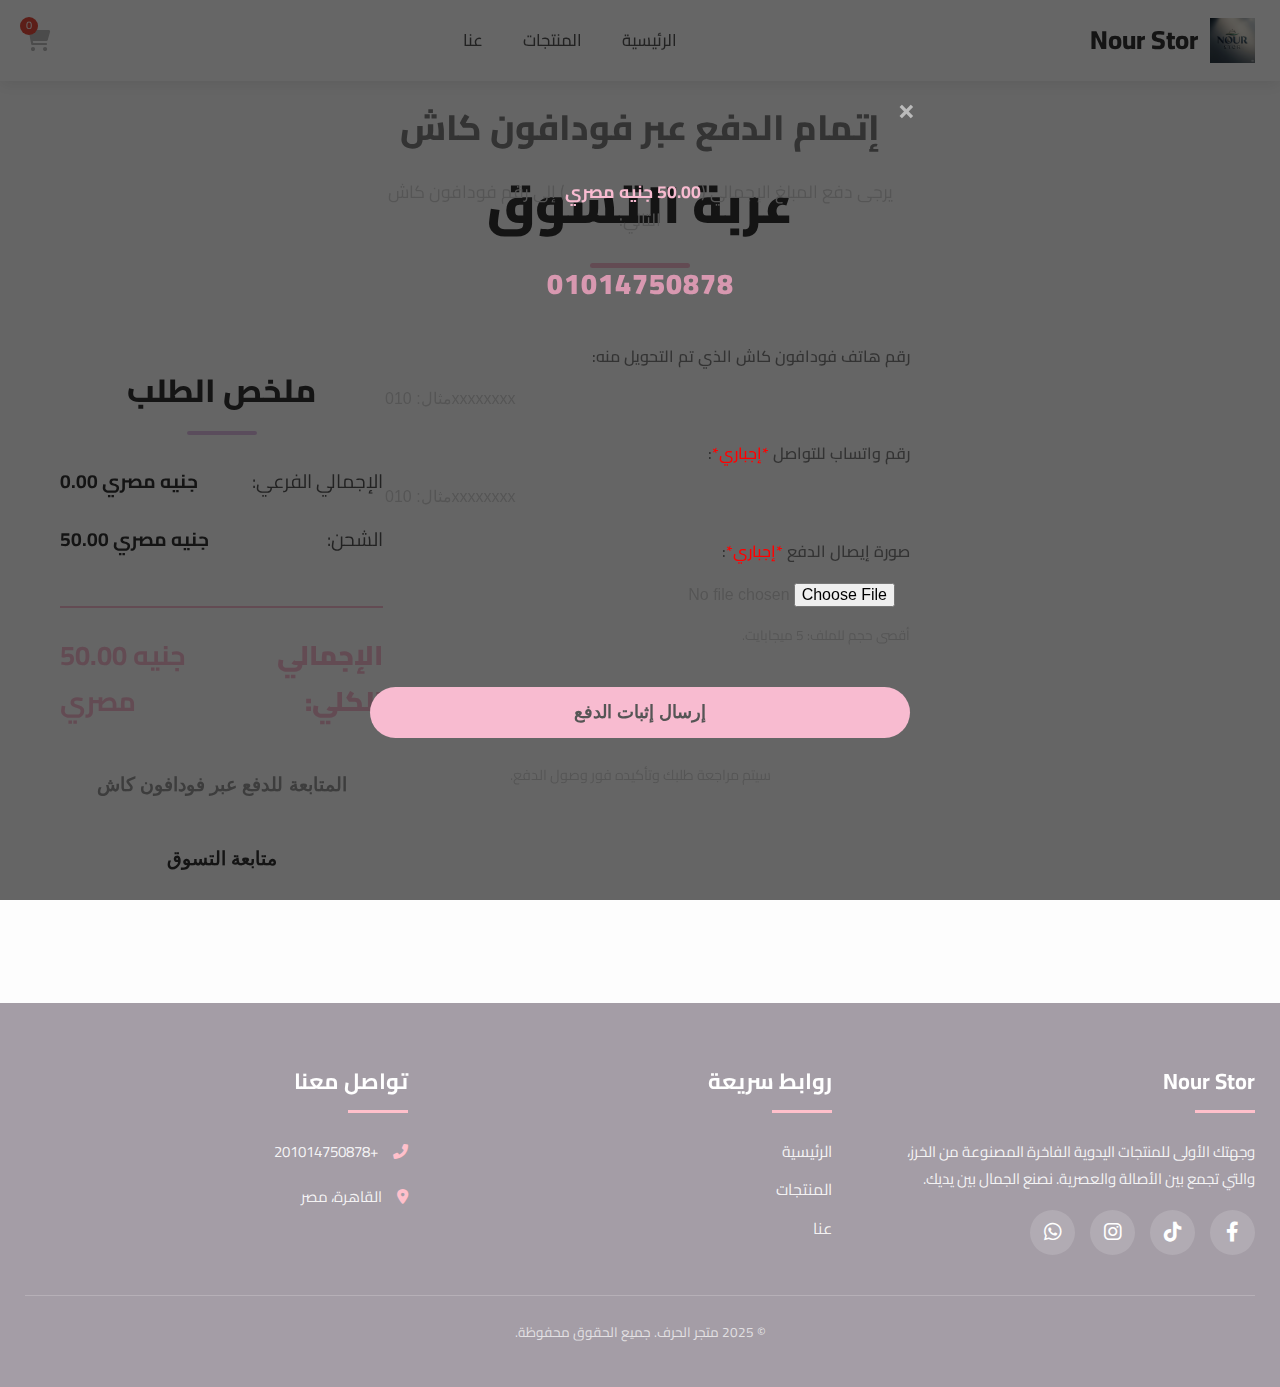
<file: cart.html>
<!DOCTYPE html>
<html lang="ar" dir="rtl">
<head>
    <meta charset="UTF-8">
    <meta name="viewport" content="width=device-width, initial-scale=1.0">
    <title>عربة التسوق - Nour Stor</title>
    <link rel="stylesheet" href="css/main.css">
    <link rel="stylesheet" href="css/cart.css">
    <link rel="stylesheet" href="https://cdnjs.cloudflare.com/ajax/libs/font-awesome/6.0.0-beta3/css/all.min.css">
    <link href="https://fonts.googleapis.com/css2?family=Cairo:wght@400;500;700;800;900&display=swap" rel="stylesheet">
</head>
<body class="cart-page">

    <header class="main-header">
        <div class="container">
            <div class="header-content">
                <a href="index.html" class="logo" aria-label="الرئيسية - شعار متجر Nour Stor">
                    <img src="./images/Logo.png" alt="شعار متجر Nour Stor"> 
                    <span>Nour Stor</span>
                </a>
                <nav class="main-nav">
                    <ul>
                        <li><a href="./index.html" class="active">الرئيسية</a></li>
                        <li><a href="./products.html">المنتجات</a></li>
                        <li><a href="./about.html">عنا</a></li> 
                    </ul>
                </nav>
                <div class="header-icons">
                    <a href="cart.html" class="cart-icon active" aria-label="عربة التسوق">
                        <i class="fas fa-shopping-cart"></i>
                        <span class="cart-count">0</span>
                    </a>
                    <button class="menu-toggle-btn" aria-label="قائمة التنقل"><i class="fas fa-bars"></i></button>
                </div>
            </div>
        </div>
    </header>

    <div class="overlay"></div>

    <nav class="mobile-nav">
        <button class="mobile-nav-close-btn" aria-label="إغلاق القائمة">
            <i class="fas fa-times"></i>
        </button>
        <a href="index.html" class="logo mobile-nav-logo" aria-label="الرئيسية - شعار متجر Nour Stor">
            <img src="./images/Logo.png" alt="شعار متجر Nour Stor"> 
            <span>Nour Stor</span>
        </a>
        <ul>
                        <li><a href="./index.html" class="active">الرئيسية</a></li>
                        <li><a href="./products.html">المنتجات</a></li>
                        <li><a href="./about.html">عنا</a></li> 
        </ul>
        <div class="bottom-links">
            <h3>تابعنا</h3>
            <div class="social-icons">
                <a href="https://www.facebook.com/groups/6310617595672327/?ref=share&mibextid=NSMWBT" target="_blank" aria-label="فيسبوك"><i class="fab fa-facebook-f"></i></a>
                <a href="https://www.tiktok.com/@nour._14?_t=ZS-8yBhwoUbvi3&_r=1" target="_blank" aria-label="تيك توك"><i class="fab fa-tiktok"></i></a>
                <a href="https://www.instagram.com/noor551mohamed?igsh=YzljYTk1ODg3Zg==‎‏" target="_blank" aria-label="انستغرام"><i class="fab fa-instagram"></i></a>
                <a href="https://chat.whatsapp.com/H8qPRlrgfFv5qUt9Rj49Ru?mode=r_c" target="_blank" aria-label="واتساب"><i class="fab fa-whatsapp"></i></a>
            </div>
        </div>
    </nav>

    <main>
        <section class="cart-section section-padding">
            <div class="container">
                <h1 class="page-title">عربة التسوق</h1>

                <div class="cart-content">
                    <div class="cart-items" id="cart-items-container">
                        <p class="empty-cart-message" style="display: none;">عربة التسوق فارغة حاليًا. <a href="products.html">ابدأ التسوق!</a></p>
                    </div>

                    <div class="cart-summary" id="cart-summary">
                        <h2>ملخص الطلب</h2>
                        <div class="summary-row">
                            <span>الإجمالي الفرعي:</span>
                            <span id="subtotal-price">0.00 جنيه مصري</span>
                        </div>
                        <div class="summary-row">
                            <span>الشحن:</span>
                            <span id="shipping-cost">50.00 جنيه مصري</span>
                        </div>
                        <div class="summary-row total-row">
                            <span>الإجمالي الكلي:</span>
                            <span id="total-price">0.00 جنيه مصري</span>
                        </div>
                        <button class="btn btn-primary checkout-btn" id="checkout-btn" disabled>المتابعة للدفع عبر فودافون كاش</button>
                        <button class="btn btn-secondary continue-shopping-btn" onclick="window.location.href='products.html'">متابعة التسوق</button>
                    </div>
                </div>
            </div>
        </section>
    </main>

    <footer class="main-footer">
        <div class="container">
            <div class="footer-grid">
                <div class="footer-column about-col">
                    <h3>Nour Stor</h3>
                    <p>وجهتك الأولى للمنتجات اليدوية الفاخرة المصنوعة من الخرز، والتي تجمع بين الأصالة والعصرية. نصنع الجمال بين يديك.</p>
                    <div class="social-icons">
                        <a href="https://www.facebook.com/groups/6310617595672327/?ref=share&mibextid=NSMWBT" target="_blank" aria-label="فيسبوك"><i class="fab fa-facebook-f"></i></a>
                        <a href="https://www.tiktok.com/@nour._14?_t=ZS-8yBhwoUbvi3&_r=1" target="_blank" aria-label="تيك توك"><i class="fab fa-tiktok"></i></a>
                        <a href="https://www.instagram.com/noor551mohamed?igsh=YzljYTk1ODg3Zg==‎‏" target="_blank" aria-label="انستغرام"><i class="fab fa-instagram"></i></a>
                        <a href="https://chat.whatsapp.com/H8qPRlrgfFv5qUt9Rj49Ru?mode=r_c" target="_blank" aria-label="واتساب"><i class="fab fa-whatsapp"></i></a>
                    </div>
                </div>
                <div class="footer-column">
                    <h3>روابط سريعة</h3>
                    <ul>
                        <li><a href="./index.html" class="active">الرئيسية</a></li>
                        <li><a href="./products.html">المنتجات</a></li>
                        <li><a href="./about.html">عنا</a></li> 
                    </ul>
                </div>
                <div class="footer-column">
                    <h3>تواصل معنا</h3>
                    <p><i class="fas fa-phone-alt"></i> +201014750878</p>
                    <p><i class="fas fa-map-marker-alt"></i> القاهرة، مصر</p>
                </div>
            </div>
            <div class="footer-bottom">
                <p>&copy; 2025 متجر الحرف. جميع الحقوق محفوظة.</p>
            </div>
        </div>
    </footer>

    <div id="payment-modal" class="payment-modal">
        <div class="payment-modal-content">
            <span class="close-button">&times;</span>
            <h2>إتمام الدفع عبر فودافون كاش</h2>
            <p class="modal-instruction">يرجى دفع المبلغ الإجمالي (<span id="modal-total-price">0.00 جنيه مصري</span>) إلى رقم فودافون كاش التالي:</p>
            <p class="vodafone-cash-number">01014750878</p> 
            <div class="form-group">
                <label for="vodafone-phone-number">رقم هاتف فودافون كاش الذي تم التحويل منه:</label>
                <input type="tel" id="vodafone-phone-number" placeholder="مثال: 010xxxxxxxx" required>
            </div>
            
            <div class="form-group">
                <label for="whatsapp-phone-number">رقم واتساب للتواصل <span style="color: red;">*إجباري*</span>:</label>
                <input type="tel" id="whatsapp-phone-number" placeholder="مثال: 010xxxxxxxx" required>
            </div>
            <div class="form-group">
                <label for="payment-screenshot">صورة إيصال الدفع <span style="color: red;">*إجباري*</span>:</label>
                <input type="file" id="payment-screenshot" accept="image/*" required>
                <p class="file-hint">أقصى حجم للملف: 5 ميجابايت.</p>
            </div>

            <button id="send-payment-proof-btn" class="btn btn-primary">إرسال إثبات الدفع</button>
            <p class="payment-note">سيتم مراجعة طلبك وتأكيده فور وصول الدفع.</p>

            <div id="success-message" class="success-message" style="display: none;">
                تم إرسال طلبك بنجاح! سيتم التواصل معك قريباً.
            </div>
        </div>
    </div>

    <script src="js/main.js"></script>
    <script src="js/data.js"></script>
    <script src="js/cart.js"></script>
    <script>
                document.addEventListener('DOMContentLoaded', () => {
            const menuToggleBtn = document.querySelector('.menu-toggle-btn');
            const mobileNav = document.querySelector('.mobile-nav');
            const closeNavBtn = document.querySelector('.mobile-nav-close-btn');
            const overlay = document.querySelector('.overlay');

            if (menuToggleBtn && mobileNav && closeNavBtn && overlay) {
                menuToggleBtn.addEventListener('click', () => {
                    mobileNav.classList.add('active');
                    overlay.classList.add('active');
                    document.body.style.overflow = 'hidden'; // لمنع التمرير عند فتح القائمة
                });

                const closeMenu = () => {
                    mobileNav.classList.remove('active');
                    overlay.classList.remove('active');
                    document.body.style.overflow = ''; // لإعادة التمرير عند إغلاق القائمة
                };

                closeNavBtn.addEventListener('click', closeMenu);
                overlay.addEventListener('click', closeMenu);
            }
        });
    </script>
</body>
</html>
</file>
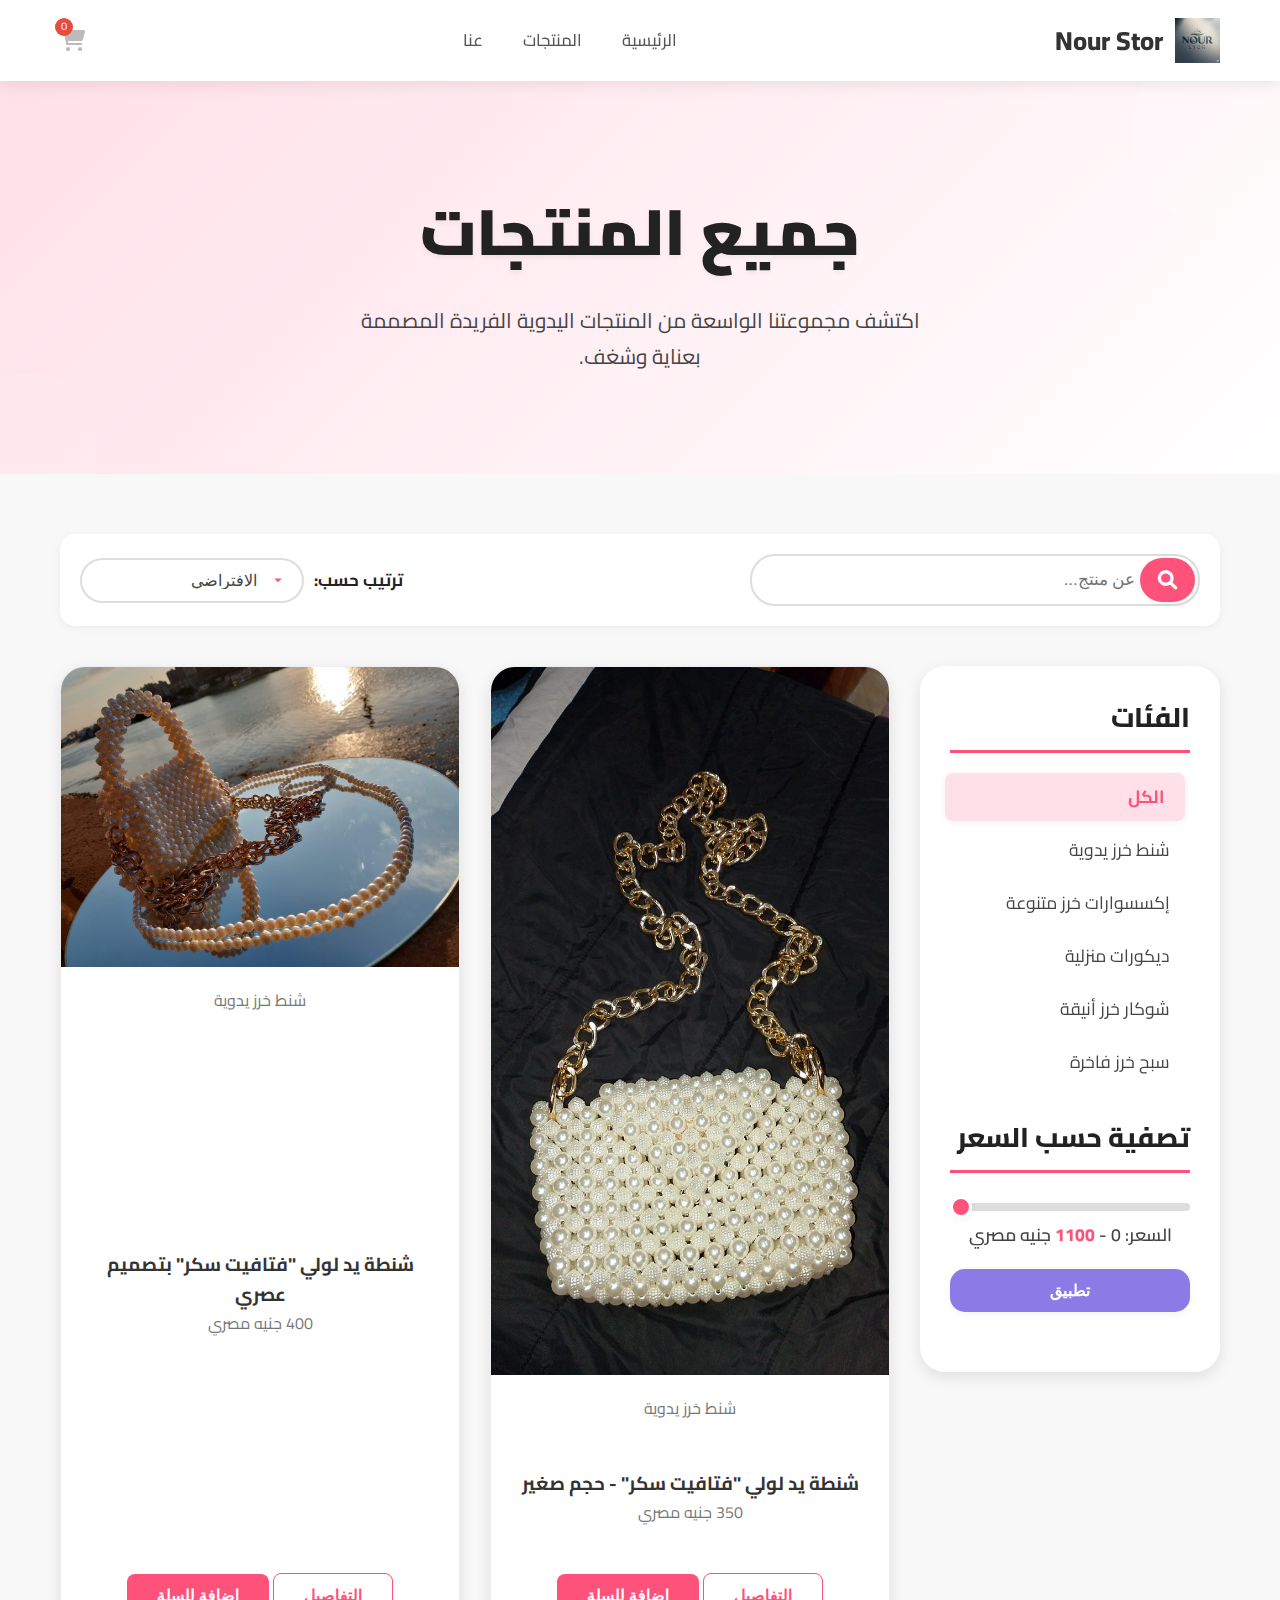
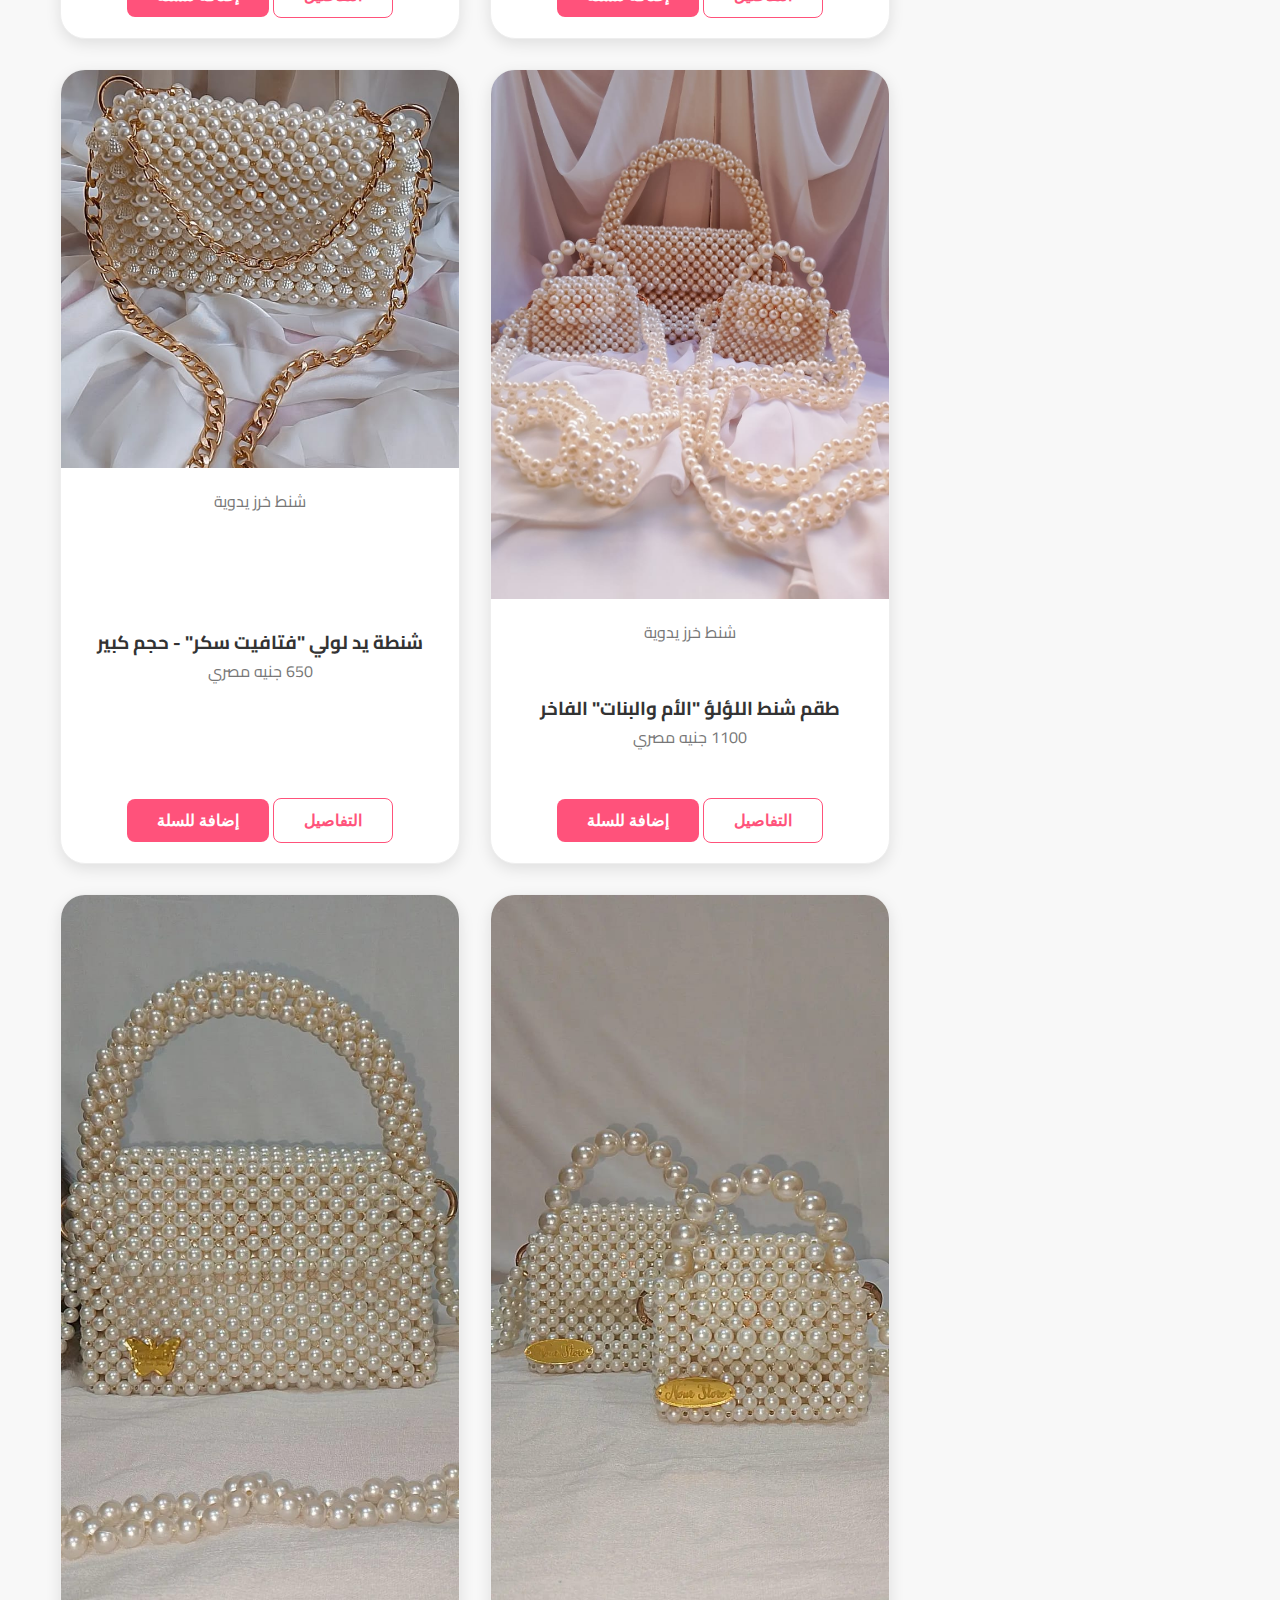
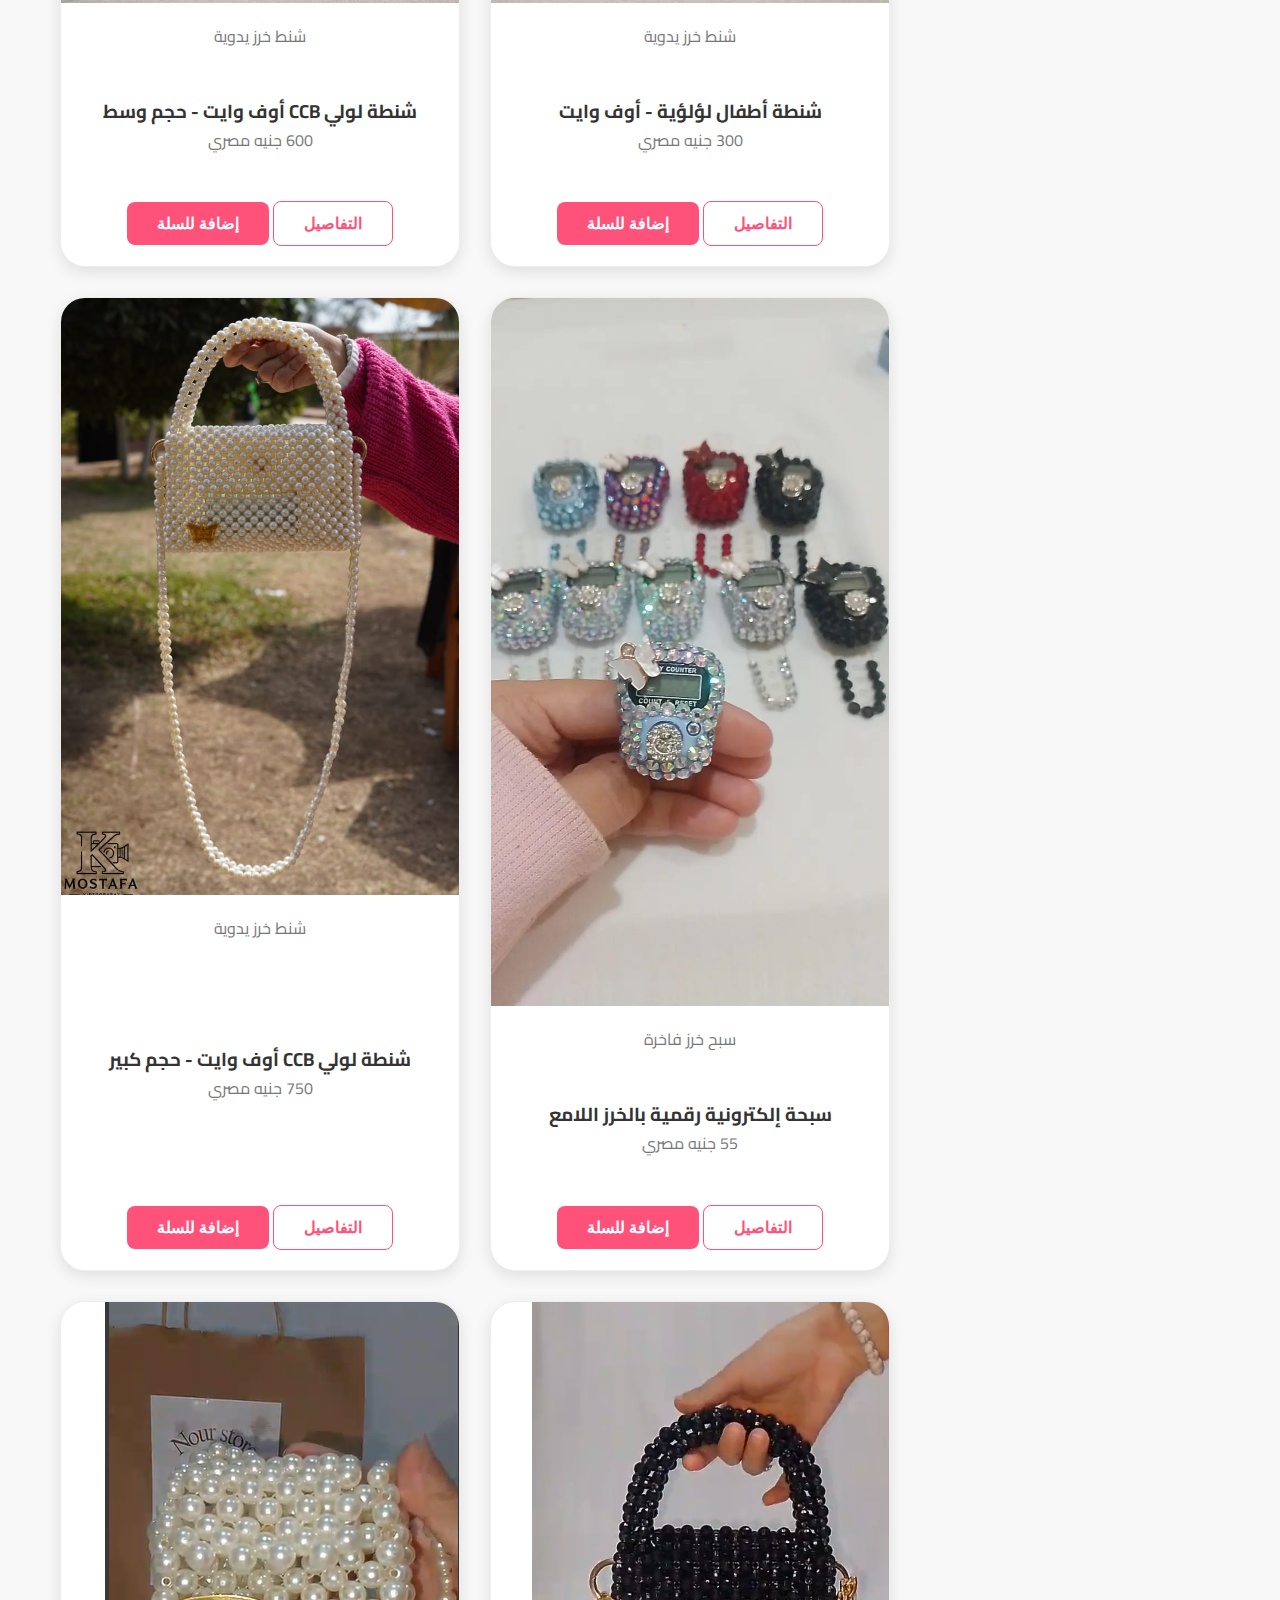
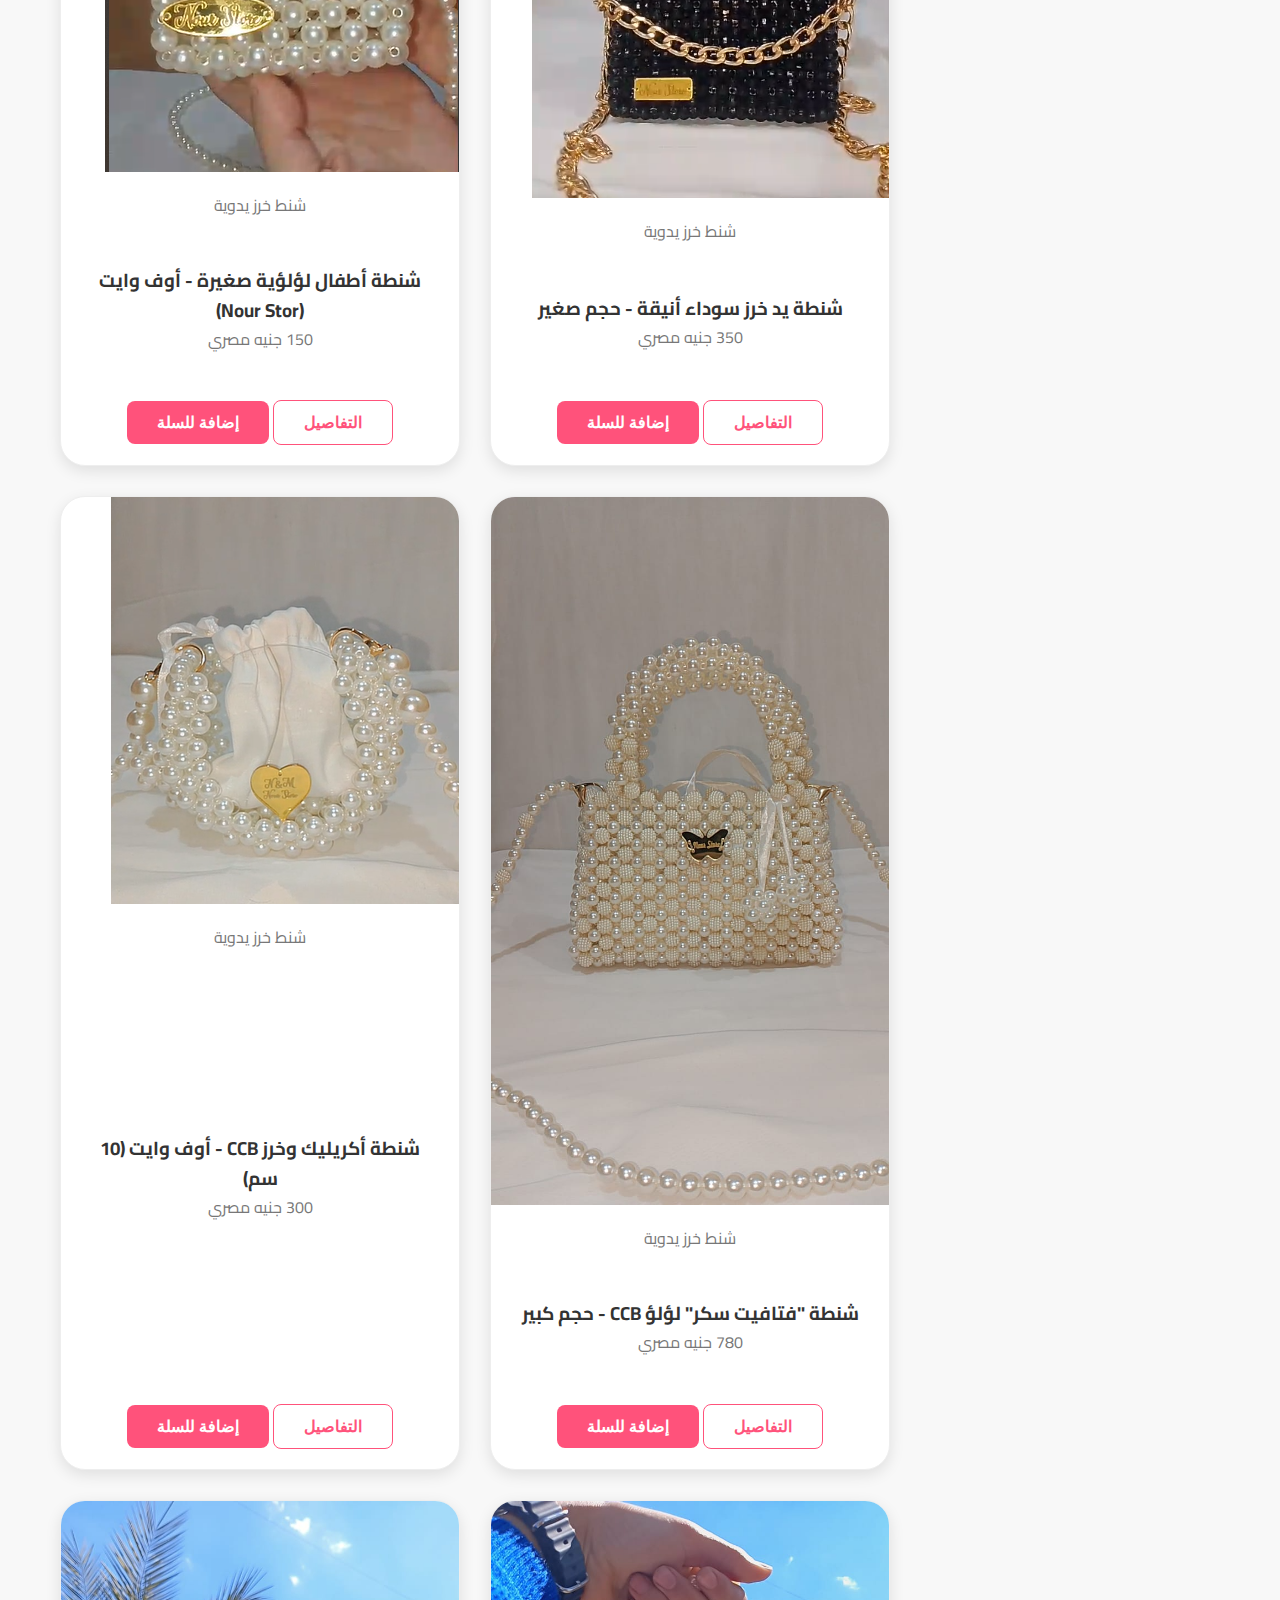
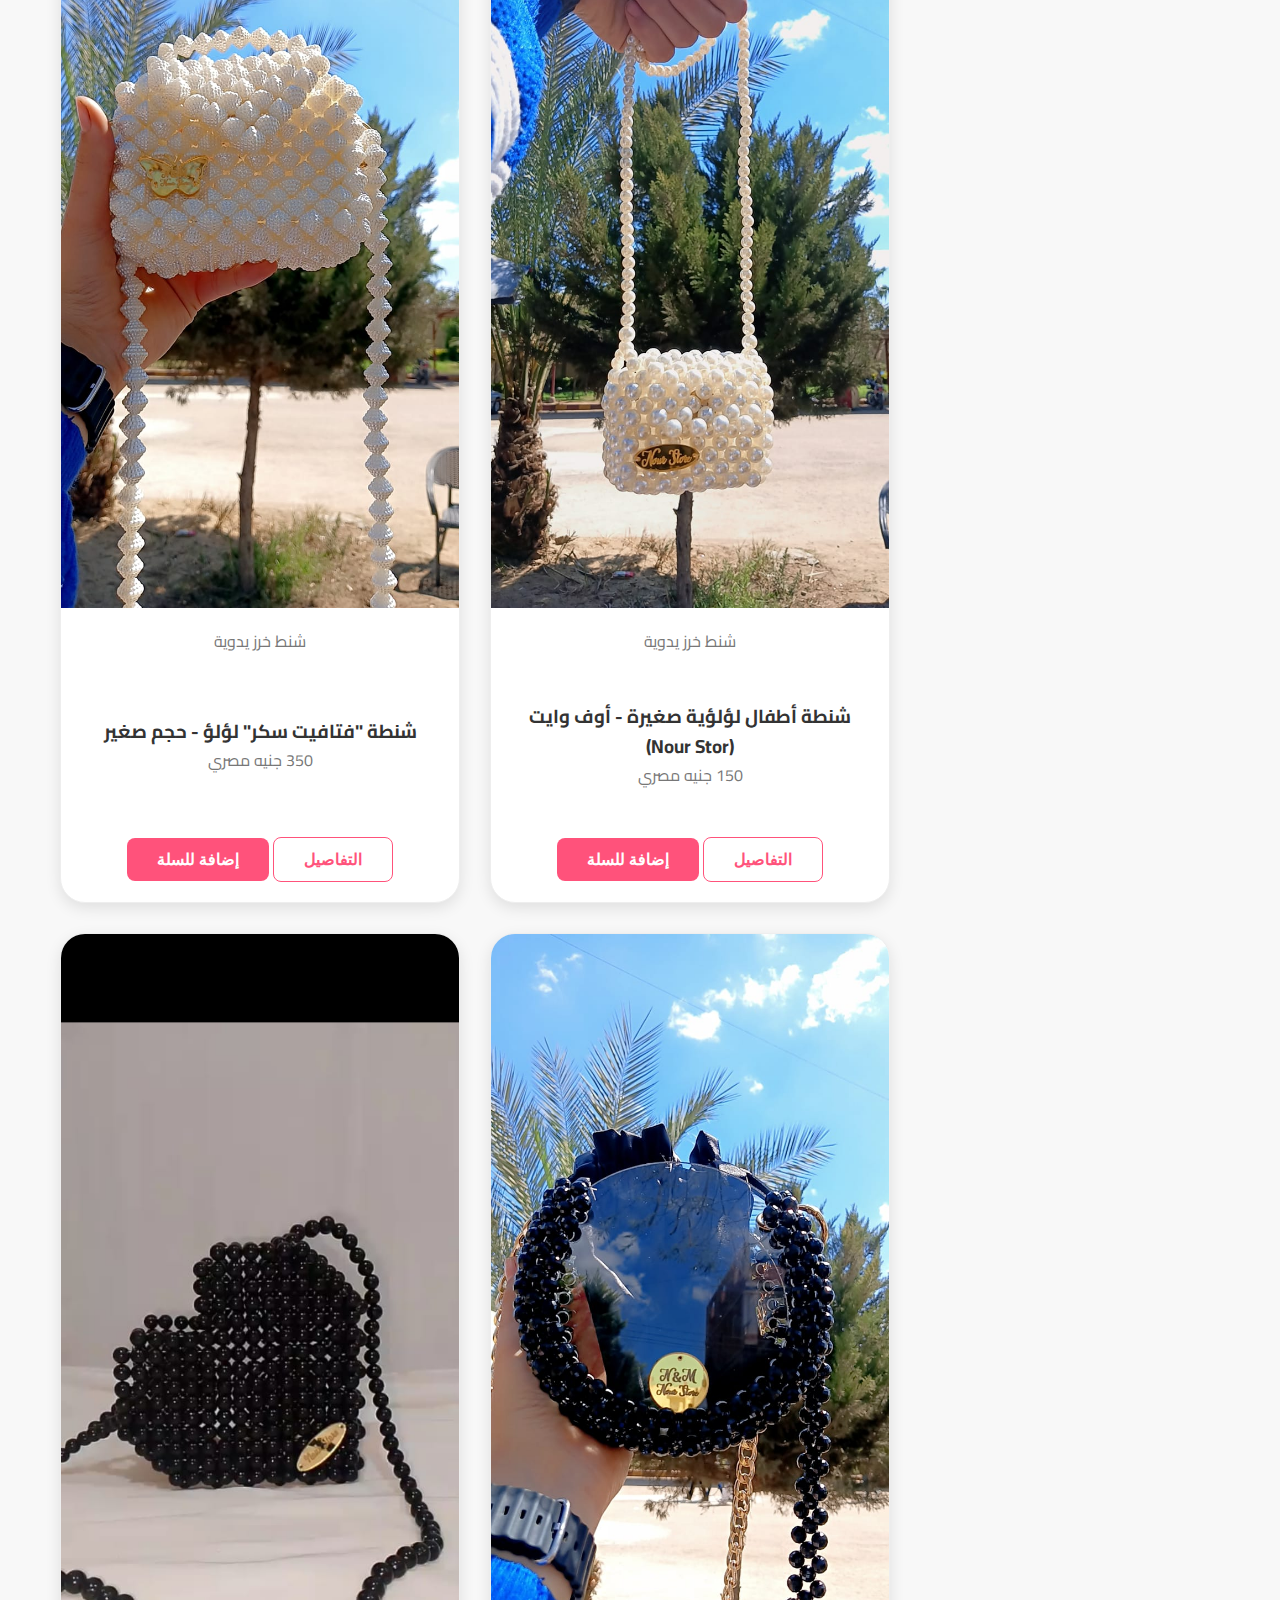
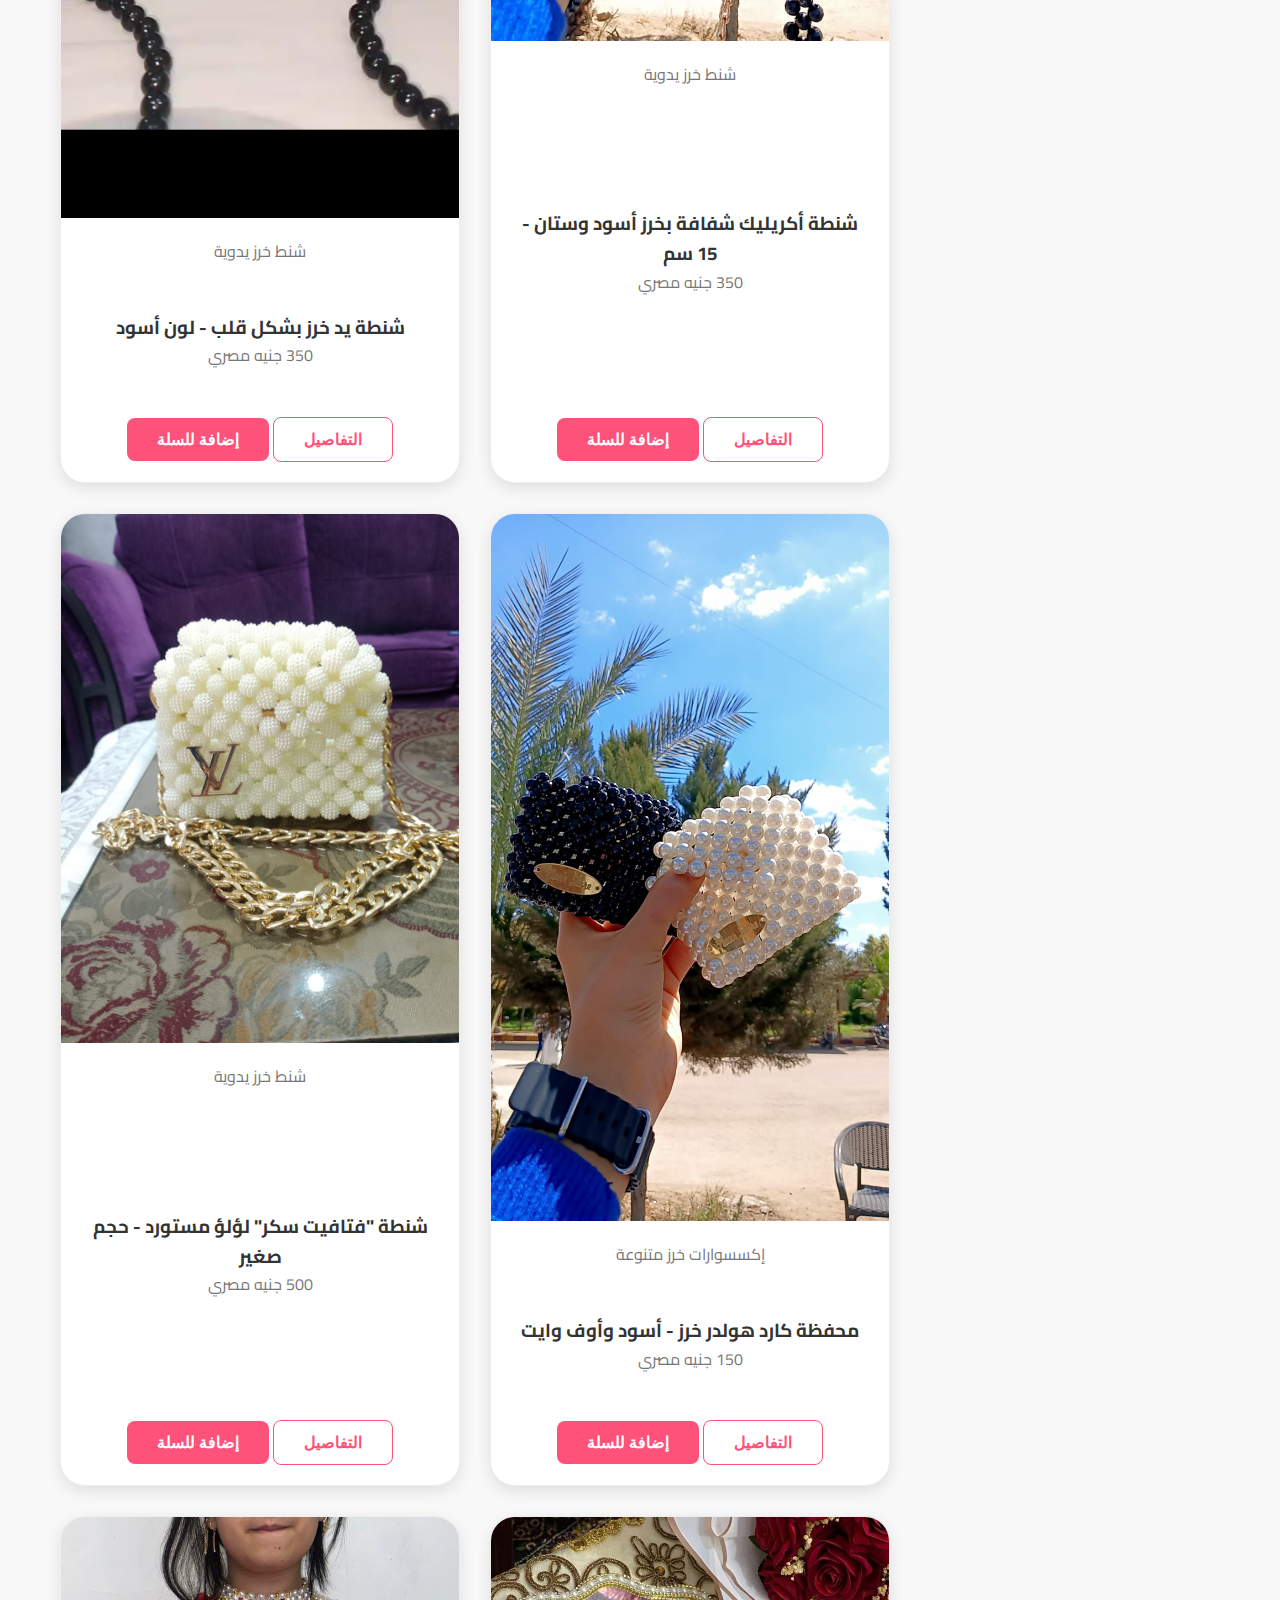
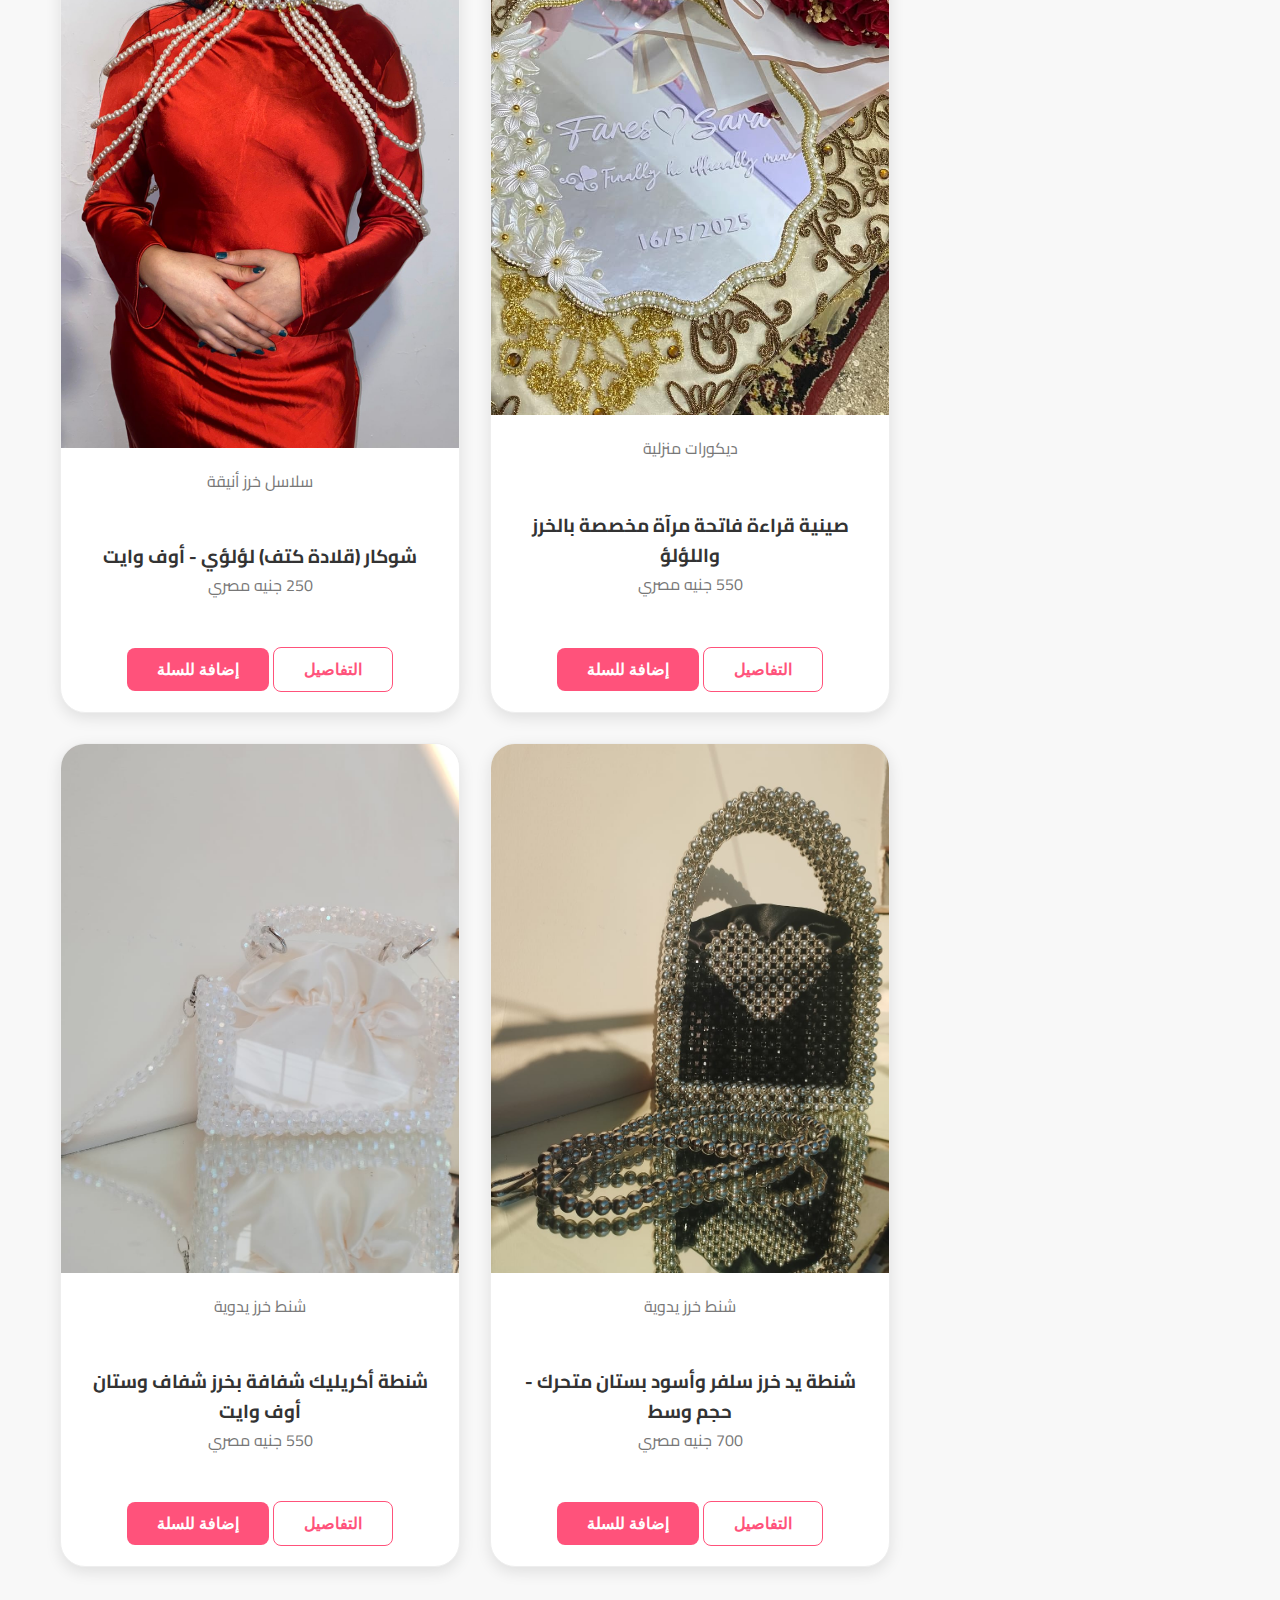
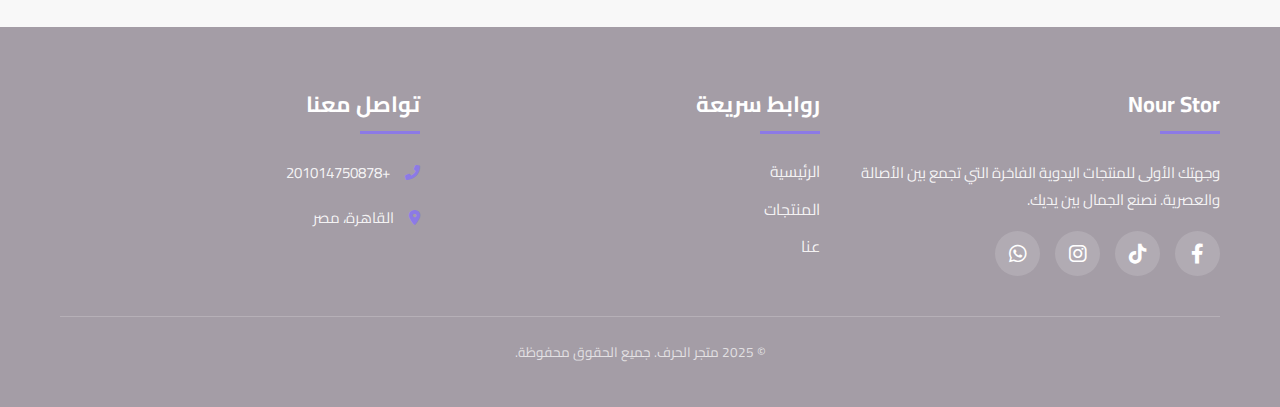
<file: products.html>
<!DOCTYPE html>
<html lang="ar" dir="rtl">
<head>
    <meta charset="UTF-8">
    <meta name="viewport" content="width=device-width, initial-scale=1.0">
    <title>Nour Stor - جميع المنتجات</title>
    <link rel="stylesheet" href="css/main.css">
    <link rel="stylesheet" href="css/products.css"> <link rel="stylesheet" href="https://cdnjs.cloudflare.com/ajax/libs/font-awesome/6.0.0-beta3/css/all.min.css">
    <link href="https://fonts.googleapis.com/css2?family=Cairo:wght@400;500;700;800;900&display=swap" rel="stylesheet">
</head>
<body class="products-page">
    <header class="main-header">
        <div class="container">
            <div class="header-content">
                <a href="index.html" class="logo" aria-label="الرئيسية - شعار متجر Nour Stor">
                    <img src="./images/Logo.png" alt="شعار متجر Nour Stor"> 
                    <span>Nour Stor</span>
                </a>
                <nav class="main-nav">
                    <ul>
                        <li><a href="./index.html" class="active">الرئيسية</a></li>
                        <li><a href="./products.html">المنتجات</a></li>
                        <li><a href="./about.html">عنا</a></li> 
                </nav>
                <div class="header-icons">
                    <a href="cart.html" class="cart-icon" aria-label="عربة التسوق">
                        <i class="fas fa-shopping-cart"></i>
                        <span class="cart-count">0</span>
                    </a>
                    <button class="menu-toggle-btn" aria-label="قائمة التنقل"><i class="fas fa-bars"></i></button>
                </div>
            </div>
        </div>
    </header>
        <div class="overlay"></div>
        <nav class="mobile-nav">
        <button class="mobile-nav-close-btn" aria-label="إغلاق القائمة">
            <i class="fas fa-times"></i>
        </button>
        <a href="index.html" class="logo mobile-nav-logo" aria-label="الرئيسية - شعار متجر Nour Stor">
            <img src="./images/Logo.png" alt="شعار متجر Nour Stor"> 
            <span>Nour Stor</span>
        </a>
        <ul>
                        <li><a href="./index.html" class="active">الرئيسية</a></li>
                        <li><a href="./products.html">المنتجات</a></li>
                        <li><a href="./about.html">عنا</a></li> 
        </ul>
        <div class="bottom-links">
            <h3>تابعنا</h3>
            <div class="social-icons">
                <a href="https://www.facebook.com/groups/6310617595672327/?ref=share&mibextid=NSMWBT" target="_blank" aria-label="فيسبوك"><i class="fab fa-facebook-f"></i></a>
                <a href="https://www.tiktok.com/@nour._14?_t=ZS-8yBhwoUbvi3&_r=1" target="_blank" aria-label="تيك توك"><i class="fab fa-tiktok"></i></a>
                <a href="https://www.instagram.com/noor551mohamed?igsh=YzljYTk1ODg3Zg==‎‏" target="_blank" aria-label="انستغرام"><i class="fab fa-instagram"></i></a>
                <a href="https://chat.whatsapp.com/H8qPRlrgfFv5qUt9Rj49Ru?mode=r_c" target="_blank" aria-label="واتساب"><i class="fab fa-whatsapp"></i></a>
            </div>
        </div>
    </nav>

    <main>
        <section class="products-hero-section">
            <div class="container">
                <div class="products-hero-content">
                    <h1>جميع المنتجات</h1>
                    <p>اكتشف مجموعتنا الواسعة من المنتجات اليدوية الفريدة المصممة بعناية وشغف.</p>
                </div>
            </div>
        </section>

        <section class="products-listing section-padding">
            <div class="container">
                <div class="product-controls">
                    <div class="search-bar">
                        <input type="text" id="productSearch" placeholder="ابحث عن منتج...">
                        <button id="searchButton" aria-label="بحث"><i class="fas fa-search"></i></button>
                    </div>
                    <div class="sort-by">
                        <label for="sortBy">ترتيب حسب:</label>
                        <select id="sortBy">
                            <option value="default">الافتراضي</option>
                            <option value="price-asc">السعر: من الأقل للأعلى</option>
                            <option value="price-desc">السعر: من الأعلى للأقل</option>
                            <option value="name-asc">الاسم: أ-ي</option>
                            <option value="name-desc">الاسم: ي-أ</option>
                        </select>
                    </div>
                </div>

                <div class="products-layout">
                    <aside class="product-filters">
                        <div class="filter-section">
                            <h2>الفئات</h2>
                            <ul class="category-list">
                                <li><a href="#" class="filter-btn active" data-category="all">الكل</a></li>
                                <li><a href="#" class="filter-btn" data-category="شنط خرز يدوية">شنط خرز يدوية</a></li>
                                <li><a href="#" class="filter-btn" data-category="إكسسوارات خرز متنوعة">إكسسوارات خرز متنوعة</a></li>
                                <li><a href="#" class="filter-btn" data-category="ديكورات منزلية">ديكورات منزلية</a></li>
                                <li><a href="#" class="filter-btn" data-category="شوكار خرز أنيقة">شوكار خرز أنيقة</a></li>
                                <li><a href="#" class="filter-btn" data-category="سبح خرز فاخرة">سبح خرز فاخرة</a></li>
                            </ul>
                        </div>

                        <div class="filter-section price-filter">
                            <h2>تصفية حسب السعر</h2>
                            <input type="range" min="0" max="1000" value="1000" class="slider" id="priceRange">
                            <p>السعر: 0 - <span id="priceValue">1000</span> جنيه مصري</p>
                            <button class="btn btn-primary btn-sm apply-price-filter">تطبيق</button>
                        </div>
                    </aside>

                    <div class="all-products-grid">
                        </div>
                </div>
            </div>
        </section>
    </main>

    <footer class="main-footer">
        <div class="container">
            <div class="footer-grid">
                <div class="footer-column about-col">
                    <h3>Nour Stor</h3>
                    <p>وجهتك الأولى للمنتجات اليدوية الفاخرة التي تجمع بين الأصالة والعصرية. نصنع الجمال بين يديك.</p>
                    <div class="social-icons">
                        <a href="https://www.facebook.com/groups/6310617595672327/?ref=share&mibextid=NSMWBT" aria-label="فيسبوك"><i class="fab fa-facebook-f"></i></a>
                        <a href="https://www.tiktok.com/@nour._14?_t=ZS-8yBhwoUbvi3&_r=1" aria-label="تيك توك"><i class="fab fa-tiktok"></i></a>
                        <a href="https://www.instagram.com/noor551mohamed?igsh=YzljYTk1ODg3Zg==‎‏" aria-label="انستغرام"><i class="fab fa-instagram"></i></a>
                        <a href="https://chat.whatsapp.com/H8qPRlrgfFv5qUt9Rj49Ru?mode=r_c" aria-label="واتساب"><i class="fab fa-whatsapp"></i></a>
                    </div>
                </div>
                <div class="footer-column">
                    <h3>روابط سريعة</h3>
                    <ul>
                        <li><a href="./index.html" class="active">الرئيسية</a></li>
                        <li><a href="./products.html">المنتجات</a></li>
                        <li><a href="./about.html">عنا</a></li> 

                        </ul>
                </div>
                <div class="footer-column">
                    <h3>تواصل معنا</h3>
                    <p><i class="fas fa-phone-alt"></i> +201014750878</p>
                    <p><i class="fas fa-map-marker-alt"></i> القاهرة، مصر</p>
                </div>
            </div>
            <div class="footer-bottom">
                <p>&copy; 2025 متجر الحرف. جميع الحقوق محفوظة.</p>
            </div>
        </div>
    </footer>

    <script src="js/main.js"></script> 
    <script src="js/data.js"></script> 
    <script src="js/products.js"></script> 
    <script>
                document.addEventListener('DOMContentLoaded', () => {
            const menuToggleBtn = document.querySelector('.menu-toggle-btn');
            const mobileNav = document.querySelector('.mobile-nav');
            const closeNavBtn = document.querySelector('.mobile-nav-close-btn');
            const overlay = document.querySelector('.overlay');

            if (menuToggleBtn && mobileNav && closeNavBtn && overlay) {
                menuToggleBtn.addEventListener('click', () => {
                    mobileNav.classList.add('active');
                    overlay.classList.add('active');
                    document.body.style.overflow = 'hidden'; // لمنع التمرير عند فتح القائمة
                });

                const closeMenu = () => {
                    mobileNav.classList.remove('active');
                    overlay.classList.remove('active');
                    document.body.style.overflow = ''; // لإعادة التمرير عند إغلاق القائمة
                };

                closeNavBtn.addEventListener('click', closeMenu);
                overlay.addEventListener('click', closeMenu);
            }
        });
    </script>
</body>
</html>
</file>
<file: css/main.css>
/* css/main.css */

/* --- Fonts --- */
@import url('https://fonts.googleapis.com/css2?family=Cairo:wght@400;500;700;800;900&display=swap');
/* أضفنا 900 للخط */

/* --- Global Variables --- */
:root {
    /* ألوان مستوحاة من الصورة المرفقة (تم تحليلها من الصورة الأصلية) */
    --primary-color: #F8BBD0;
    /* زهري فاتح */
    --secondary-color: #E1BEE7;
    /* بنفسجي فاتح */
    --accent-color: #FFC0CB;
    /* لون زهري أفتح للتمييز */

    --text-color: #555555;
    /* رمادي متوسط للنصوص */
    --heading-color: #333333;
    /* رمادي داكن للعناوين */
    --light-bg: #fdfdfd;
    /* خلفية بيضاء ناصعة جداً */
    --white: #ffffff;
    --gray: #bbbbbb;
    /* رمادي أفتح */
    --border-color: #eeeeee;
    /* حدود رمادية فاتحة جداً */

    --transition-speed: 0.3s;
    --shadow-light: 0 4px 15px rgba(0, 0, 0, 0.08);
    /* ظل خفيف ونظيف */
    --shadow-medium: 0 8px 30px rgba(0, 0, 0, 0.12);
    /* ظل أعمق عند التحويم */
    --border-radius-sm: 8px;
    --border-radius-md: 15px;
    /* زيادة قليلاً */
    --border-radius-lg: 20px;
    /* NEW: for cart items and modal */
    --shadow-strong: 0 10px 40px rgba(0, 0, 0, 0.18);
    /* NEW: stronger shadow for modal */
    --primary-color-dark: #D898B0;
    /* A slightly darker primary for accents */
}

/* --- Basic Resets & Body Styles --- */
* {
    margin: 0;
    padding: 0;
    box-sizing: border-box;
}

body {
    font-family: 'Cairo', sans-serif;
    line-height: 1.7;
    /* زيادة تباعد الأسطر للراحة */
    color: var(--text-color);
    background-color: var(--light-bg);
    /* خلفية الجسم باللون الأبيض الناصع */
    direction: rtl;
    /* لضمان الاتجاه من اليمين لليسار */
    overflow-x: hidden;
    /* لمنع شريط التمرير الأفقي */
}

a {
    text-decoration: none;
    color: var(--primary-color);
    /* روابط باللون الزهري */
    transition: color var(--transition-speed) ease;
}

a:hover {
    color: var(--secondary-color);
    /* تحويل للبنفسجي عند التحويم */
}

ul {
    list-style: none;
}

img {
    max-width: 100%;
    height: auto;
    display: block;
}

h1,
h2,
h3,
h4,
h5,
h6 {
    color: var(--heading-color);
    /* عناوين بالرمادي الداكن */
    font-weight: 700;
    /* جعل العناوين أكثر بروزًا */
}

p {
    margin-bottom: 1em;
    /* مسافة افتراضية تحت الفقرات */
}

/* --- Container --- */
.container {
    max-width: 1280px;
    /* زيادة قليلاً للعرض */
    margin: 0 auto;
    padding: 0 25px;
    /* زيادة المسافة الداخلية */
}

/* --- Buttons --- */
.btn {
    display: inline-block;
    padding: 12px 30px;
    /* حجم أكبر قليلاً */
    border-radius: var(--border-radius-sm);
    /* استخدام المتغير */
    font-weight: 600;
    /* وزن خط متوسط */
    text-align: center;
    transition: all var(--transition-speed) ease;
    /* كل الانتقالات */
    border: none;
    cursor: pointer;
    font-size: 1em;
    letter-spacing: 0.5px;
    /* مسافة بين الحروف */
}

.btn-primary {
    background-color: var(--primary-color);
    /* زر أساسي باللون الزهري */
    color: var(--white);
}

.btn-primary:hover {
    background-color: var(--secondary-color);
    /* تحويل للبنفسجي عند التحويم */
    transform: translateY(-2px);
    /* تأثير رفع بسيط */
    box-shadow: var(--shadow-light);
    /* ظل عند التحويم */
}

.btn-secondary {
    /* زر ثانوي جديد */
    background-color: var(--white);
    color: var(--primary-color);
    border: 1px solid var(--primary-color);
}

.btn-secondary:hover {
    background-color: var(--primary-color);
    color: var(--white);
    transform: translateY(-2px);
    box-shadow: var(--shadow-light);
}

/* --- Section Padding --- */
.section-padding {
    padding: 80px 0;
    /* زيادة المسافة الرأسية بين الأقسام */
}

/* --- Main Header --- */
.main-header {
    background-color: var(--white);
    box-shadow: var(--shadow-light);
    /* ظل أنعم وأكثر عصرية */
    padding: 18px 0;
    /* زيادة ارتفاع الهيدر قليلاً */
    position: sticky;
    top: 0;
    z-index: 1000;
}

.header-content {
    display: flex;
    justify-content: space-between;
    align-items: center;
}

.logo {
    display: flex;
    align-items: center;
    font-size: 26px;
    /* حجم أكبر للشعار النصي */
    font-weight: 800;
    color: var(--heading-color);
}

.logo img {
    height: 45px;
    /* حجم أكبر للشعار الصوري */
    margin-inline-end: 12px;
}

.main-nav ul {
    display: flex;
    gap: 40px;
    /* زيادة المسافة بين روابط القائمة الرئيسية */
}

.main-nav a {
    color: var(--text-color);
    font-weight: 500;
    font-size: 1.05em;
    /* تكبير الخط قليلاً */
    position: relative;
    padding-bottom: 8px;
    /* مسافة أكبر للخط السفلي */
    transition: color var(--transition-speed) ease;
}

.main-nav a.active,
.main-nav a:hover {
    color: var(--primary-color);
    /* لون زهري عند النشاط أو التحويم */
}

.main-nav a::after {
    content: '';
    position: absolute;
    right: 0;
    bottom: 0;
    width: 0;
    height: 3px;
    /* سمك أكبر للخط */
    background-color: var(--primary-color);
    /* خط زهري */
    transition: width var(--transition-speed) ease;
}

.main-nav a.active::after,
.main-nav a:hover::after {
    width: 100%;
    left: 0;
    right: auto;
}

.header-icons {
    display: flex;
    align-items: center;
    gap: 25px;
    /* مسافة أكبر بين الأيقونات */
}

.header-icons button,
.header-icons .cart-icon {
    background: none;
    border: none;
    font-size: 22px;
    /* حجم أكبر للأيقونات */
    color: var(--gray);
    /* لون أيقونات الهيدر */
    cursor: pointer;
    position: relative;
    transition: color var(--transition-speed) ease;
}

.header-icons button:hover,
.header-icons .cart-icon:hover {
    color: var(--primary-color);
    /* لون زهري عند التحويم */
}

.cart-icon .cart-count {
    position: absolute;
    top: -5px;
    /* تعديل الموضع */
    left: -5px;
    background-color: #e74c3c;
    /* أحمر واضح */
    color: var(--white);
    font-size: 11px;
    /* حجم أصغر قليلاً للرقم */
    border-radius: 50%;
    padding: 1px 5px;
    min-width: 18px;
    /* حجم أدنى */
    text-align: center;
    display: flex;
    /* لضمان التوسيط الجيد للرقم */
    align-items: center;
    justify-content: center;
    height: 18px;
    /* ارتفاع مطابق للعرض */
}

.menu-toggle-btn {
    display: none;
    /* مخفي افتراضيا, يظهر في شاشات الجوال */
}

/* --- Mobile Navigation (القائمة الجانبية) --- */
.mobile-nav {
    /* تغييرات هنا لفتح القائمة من اليسار وألوانها */
    position: fixed;
    /* تغيير إلى fixed لتبقى ثابتة على الشاشة */
    top: 0;
    right: 0;
    /* ابدأ من اليمين لتتحرك إلى اليسار */
    height: 100%;
    /* ارتفاع كامل للشاشة */
    width: 280px;
    /* عرض ثابت للقائمة */
    max-width: 80%;
    /* لضمان عدم تجاوز الشاشة الصغيرة */
    background-color: var(--white);
    /* خلفية بيضاء */
    padding: 25px 20px;
    box-shadow: -5px 0 15px rgba(0, 0, 0, 0.1);
    /* ظل من اليسار */
    transform: translateX(100%);
    /* مخفية في البداية خارج الشاشة لليمين */
    opacity: 0;
    visibility: hidden;
    transition: transform 0.4s ease-out, opacity 0.4s ease-out, visibility 0.4s ease-out;
    z-index: 9999;
    /* تأكد أنها فوق كل شيء */
    display: flex;
    /* لتحسين محاذاة العناصر الداخلية */
    flex-direction: column;
    /* جعل المحتوى عموديًا */
    align-items: flex-start;
    /* محاذاة العناصر لليسار */
}

.mobile-nav.active {
    transform: translateX(0);
    /* تظهر بتحريكها إلى الموضع الأصلي */
    opacity: 1;
    visibility: visible;
}

.mobile-nav ul {
    display: flex;
    flex-direction: column;
    gap: 20px;
    /* مسافة أكبر بين روابط القائمة الجانبية */
    width: 100%;
    /* لجعل الروابط تمتد على كامل عرض القائمة */
}

.mobile-nav a {
    color: var(--heading-color);
    /* لون نص أسود (أو رمادي داكن) */
    font-weight: 500;
    font-size: 1.1em;
    /* حجم خط أكبر */
    display: block;
    padding: 12px 15px;
    /* مسافة داخلية أكبر */
    border-radius: var(--border-radius-sm);
    transition: background-color var(--transition-speed) ease, color var(--transition-speed) ease;
    text-align: right;
    /* محاذاة لليمين */
}

.mobile-nav a:hover {
    background-color: var(--light-bg);
    /* لون تحويم أفتح قليلاً */
    color: var(--primary-color);
    /* لون زهري عند التحويم */
}


/* --- Main Footer --- */
.main-footer {
    background-color: #a49da6;    /* خلفية الفوتر باللون الزهري */
    color: var(--white);
    padding: 60px 0 30px;
    /* مسافة داخلية أكبر */
    font-size: 15px;
}

.footer-grid {
    display: grid;
    grid-template-columns: repeat(auto-fit, minmax(280px, 1fr));
    /* تعديل الأعمدة */
    gap: 40px;
    /* مسافة أكبر */
    margin-bottom: 40px;
}

.footer-column h3 {
    color: var(--white);
    /* عناوين الفوتر باللون الأبيض */
    font-size: 22px;
    /* حجم أكبر للعناوين */
    margin-bottom: 25px;
    /* مسافة أكبر */
    position: relative;
    padding-bottom: 12px;
    font-weight: 700;
}

.footer-column h3::after {
    content: '';
    position: absolute;
    right: 0;
    bottom: 0;
    width: 60px;
    /* خط أطول قليلاً */
    height: 3px;
    /* سمك أكبر */
    background-color: var(--accent-color);
    /* خط باللون الزهري الفاتح */
}

.footer-column p {
    margin-bottom: 18px;
    /* مسافة أكبر للفقرات */
    color: rgba(255, 255, 255, 0.9);
    /* لون أبيض شفاف قليلاً للوضوح */
    line-height: 1.8;
}

.footer-column ul li {
    margin-bottom: 12px;
}

.footer-column ul li a {
    color: rgba(255, 255, 255, 0.9);
    /* روابط باللون الأبيض الشفاف */
    font-size: 1.05em;
}

.footer-column ul li a:hover {
    color: var(--white);
    /* تحويل للأبيض النقي عند التحويم */
}

.social-icons a {
    display: inline-flex;
    justify-content: center;
    align-items: center;
    width: 45px;
    /* حجم أكبر للأيقونات الاجتماعية */
    height: 45px;
    border-radius: 50%;
    background-color: rgba(255, 255, 255, 0.15);
    /* شفافية أكبر */
    color: var(--white);
    font-size: 20px;
    margin-inline-end: 12px;
    transition: background-color var(--transition-speed) ease;
}

.social-icons a:hover {
    background-color: var(--secondary-color);
    /* لون بنفسجي أنيق عند التحويم */
    transform: translateY(-2px);
}

.footer-column .fas {
    margin-inline-end: 12px;
    color: var(--accent-color);
    /* لون زهري فاتح للأيقونات */
}

.footer-bottom {
    text-align: center;
    padding-top: 25px;
    border-top: 1px solid rgba(255, 255, 255, 0.2);
    /* خط أبيض شفاف */
    color: rgba(255, 255, 255, 0.7);
    font-size: 0.9em;
}

/* --- Responsive Design (للهاتف) --- */
@media (max-width: 992px) {
    .main-nav {
        display: none;
        /* إخفاء قائمة الديسكتوب */
    }

    .menu-toggle-btn {
        display: block;
        /* إظهار زر التبديل */
    }

    .header-content {
        justify-content: space-between;
    }

    .header-icons {
        gap: 20px;
    }

    .logo {
        font-size: 22px;
    }

    .logo img {
        height: 40px;
    }

    .section-padding {
        padding: 60px 0;
        /* تقليل المسافة قليلاً */
    }

    .footer-grid {
        gap: 30px;
        grid-template-columns: repeat(auto-fit, minmax(220px, 1fr));
    }

    .footer-column h3 {
        font-size: 20px;
    }
}

@media (max-width: 768px) {
    .container {
        padding: 0 15px;
    }

    .main-header {
        padding: 12px 0;
    }

    .logo {
        font-size: 20px;
    }

    .logo img {
        height: 35px;
    }

    .header-icons button,
    .header-icons .cart-icon {
        font-size: 20px;
    }

    .cart-icon .cart-count {
        min-width: 16px;
        height: 16px;
        font-size: 10px;
    }

    .footer-grid {
        grid-template-columns: 1fr;
        /* عمود واحد في الشاشات الأصغر */
        text-align: center;
    }

    .footer-column h3::after {
        left: 50%;
        transform: translateX(-50%);
    }

    .social-icons {
        text-align: center;
        margin-top: 20px;
    }

    .social-icons a {
        margin: 0 8px;
        /* تباعد أيقونات السوشيال في المنتصف */
    }
}

@media (max-width: 480px) {
    .section-padding {
        padding: 40px 0;
    }

    .logo {
        font-size: 18px;
    }

    .logo img {
        height: 30px;
    }

    .header-icons {
        gap: 10px;
    }

    .header-icons button,
    .header-icons .cart-icon {
        font-size: 18px;
    }
}
</file>
<file: css/cart.css>
/*
 * Nour Stor - Cart Page CSS File
 * Author: [Your Name/Nour]
 * Date: July 2025
 * Description: Styles for the shopping cart page, including cart items,
 * summary, and payment modal, ensuring a modern and responsive design.
 */

/* --- Page Title --- */
.page-title {
    font-size: 3.2em; /* Slightly larger heading */
    color: var(--heading-color);
    text-align: center;
    margin-bottom: 60px; /* More bottom spacing */
    position: relative;
    padding-bottom: 20px; /* Space for the bottom line */
    font-weight: 900; /* Bolder title */
    letter-spacing: 1px; /* Subtle letter spacing */
}

.page-title::after {
    content: '';
    position: absolute;
    bottom: 0;
    left: 50%;
    transform: translateX(-50%);
    width: 100px; /* Wider underline */
    height: 5px; /* Thicker underline */
    background-color: var(--primary-color);
    border-radius: 3px;
}

/* --- Cart Content Layout --- */
.cart-content {
    display: grid;
    grid-template-columns: 2fr 1fr; /* 2/3 for items, 1/3 for summary */
    gap: 50px; /* Larger gap between columns */
    align-items: start; /* Align content from the top */
}

/* --- Cart Items Container (Left Column) --- */
.cart-items {
    background-color: var(--white-pure); /* Pure white background */
    border-radius: var(--border-radius-lg); /* More rounded corners */
    box-shadow: var(--shadow-md); /* Clearer shadow */
    padding: 35px; /* More internal space */
    overflow: hidden; /* Ensures rounded corners are visible */
    border: 1px solid var(--border-color-light); /* Subtle border */
}

.empty-cart-message {
    text-align: center;
    font-size: 1.3em; /* Clearer text */
    color: var(--light-gray-text);
    padding: 60px 0; /* More internal spacing */
    font-weight: 500;
}

.empty-cart-message a {
    color: var(--primary-color);
    font-weight: 700; /* Bolder link */
    text-decoration: none; /* Remove default underline */
    transition: color var(--transition-speed);
}
.empty-cart-message a:hover {
    color: var(--secondary-color); /* Change color on hover */
    text-decoration: underline; /* Add underline on hover */
}

/* --- Individual Cart Item Card --- */
.cart-item-card {
    display: flex;
    align-items: center;
    gap: 30px; /* More space between elements */
    padding: 25px 0; /* More internal padding */
    border-bottom: 1px solid var(--border-color-medium); /* Separator line */
    transition: background-color var(--transition-speed);
}

.cart-item-card:hover {
    background-color: var(--extra-light-gray); /* Light background on hover */
}

.cart-item-card:last-child {
    border-bottom: none; /* Remove border for the last item */
}

.cart-item-image {
    width: 130px; /* Slightly larger image size */
    height: 130px;
    border-radius: var(--border-radius-md); /* More rounded corners */
    overflow: hidden;
    flex-shrink: 0; /* Prevent image from shrinking */
    box-shadow: var(--shadow-sm); /* Light shadow */
}

.cart-item-image img {
    width: 100%;
    height: 100%;
    object-fit: cover; /* Cover the area */
    object-position: center;
}

.cart-item-details {
    flex-grow: 1; /* Allows details to take available space */
}

.cart-item-details .item-name {
    font-size: 1.6em; /* Larger size */
    color: var(--heading-color);
    margin-bottom: 10px; /* More spacing */
    font-weight: 800; /* Bolder */
    line-height: 1.3;
}

.cart-item-details .item-price {
    font-size: 1.3em; /* Larger size */
    color: var(--primary-color);
    font-weight: 900; /* Bolder */
    direction: ltr; /* Ensure price numbers are LTR even in RTL context */
    text-align: right;
}

.cart-item-actions {
    display: flex;
    align-items: center;
    gap: 20px; /* More space */
    flex-shrink: 0; /* Prevent actions from shrinking */
}

.cart-item-actions .quantity-control {
    display: flex;
    align-items: center;
    border: 1px solid var(--border-color-medium);
    border-radius: var(--border-radius-lg); /* More rounded for quantity control */
    overflow: hidden;
    background-color: var(--white-pure);
    box-shadow: var(--shadow-xs);
}

.cart-item-actions .quantity-control button {
    background-color: var(--extra-light-gray);
    border: none;
    padding: 10px 16px; /* Larger padding */
    font-size: 1.2em; /* Larger font size */
    cursor: pointer;
    color: var(--primary-color);
    transition: background-color var(--transition-speed), transform 0.2s ease;
}

.cart-item-actions .quantity-control button:hover {
    background-color: var(--primary-color-light); /* Lighter primary color on hover */
    transform: scale(1.05); /* Slight scale effect */
    color: var(--white-pure); /* Change text color */
}

.cart-item-actions .quantity-control span { /* For displaying quantity if not an input */
    padding: 10px 18px; /* Larger padding */
    font-size: 1.1em; /* Larger font size */
    font-weight: 700; /* Bolder */
    color: var(--heading-color);
    min-width: 45px; /* Larger minimum width */
    text-align: center;
}

.cart-item-actions .quantity-control input[type="number"] {
    padding: 10px 18px;
    font-size: 1.1em;
    font-weight: 700;
    color: var(--heading-color);
    width: 60px; /* Fixed width for quantity input */
    text-align: center;
    border: none;
    background-color: transparent; /* Transparent background */
    -moz-appearance: textfield; /* Remove arrows for Firefox */
    outline: none; /* Remove focus outline */
}
/* Remove arrows for Webkit browsers (Chrome, Safari) */
.cart-item-actions .quantity-control input[type="number"]::-webkit-outer-spin-button,
.cart-item-actions .quantity-control input[type="number"]::-webkit-inner-spin-button {
    -webkit-appearance: none;
    margin: 0;
}

.cart-item-actions .remove-item-btn {
    background: none;
    border: none;
    color: var(--danger-color); /* Red for delete */
    font-size: 1.6em; /* Slightly larger icon */
    cursor: pointer;
    transition: color var(--transition-speed), transform var(--transition-speed);
    padding: 5px; /* Provide clickable area */
}

.cart-item-actions .remove-item-btn:hover {
    color: var(--danger-color-dark); /* Darker red on hover */
    transform: scale(1.2) rotate(5deg); /* Rotate and scale effect */
}

/* --- Cart Summary (Right Column) --- */
.cart-summary {
    background-color: var(--white-pure);
    border-radius: var(--border-radius-lg); /* More rounded corners */
    box-shadow: var(--shadow-md); /* Clearer shadow */
    padding: 35px; /* More internal space */
    position: sticky; /* Sticky positioning for summary */
    top: 100px; /* Stay fixed when scrolling */
    display: flex; /* Flexbox for internal element arrangement */
    flex-direction: column; /* Stack vertically */
    border: 1px solid var(--border-color-light); /* Subtle border */
}

.cart-summary h2 {
    font-size: 2em; /* Larger size */
    color: var(--heading-color);
    margin-bottom: 30px; /* More spacing */
    text-align: center;
    position: relative;
    padding-bottom: 18px; /* Space for the bottom line */
    font-weight: 800;
}

.cart-summary h2::after {
    content: '';
    position: absolute;
    bottom: 0;
    left: 50%;
    transform: translateX(-50%);
    width: 70px; /* Wider underline */
    height: 4px; /* Thicker underline */
    background-color: var(--secondary-color);
    border-radius: 2px;
}

.cart-summary .summary-row {
    display: flex;
    justify-content: space-between;
    margin-bottom: 20px; /* More space between rows */
    font-size: 1.2em; /* Larger font size */
    color: var(--dark-gray-text);
    padding-bottom: 5px;
    border-bottom: 1px dotted var(--border-color-medium); /* Light dotted line */
}
.cart-summary .summary-row:last-of-type { /* Target the row before total */
    border-bottom: none;
    margin-bottom: 0;
    padding-bottom: 0;
}

.cart-summary .summary-row span:last-child {
    font-weight: 700; /* Bolder */
    color: var(--heading-color);
    direction: ltr; /* Ensure numbers are LTR */
}

.cart-summary .total-row {
    font-size: 1.7em; /* Larger size */
    font-weight: 900; /* Bolder */
    color: var(--primary-color);
    border-top: 2px solid var(--primary-color); /* Strong top border */
    padding-top: 25px; /* More spacing */
    margin-top: 25px; /* More spacing */
}

.cart-summary .total-row span:last-child {
    color: var(--primary-color);
    direction: ltr; /* Ensure numbers are LTR */
}

.cart-summary .btn {
    display: block;
    width: 100%;
    margin-top: 30px; /* More space after total */
    padding: 18px 25px; /* Larger padding for buttons */
    font-size: 1.2em; /* Larger font size */
    border-radius: 50px; /* Pill shape for summary buttons */
    font-weight: 700;
    transition: all var(--transition-speed);
}

.cart-summary .checkout-btn {
    background-color: var(--primary-color);
    color: var(--white-pure);
    box-shadow: var(--shadow-md);
}
.cart-summary .checkout-btn:hover {
    background-color: var(--primary-color-dark); /* Darker color on hover */
    box-shadow: var(--shadow-lg); /* Stronger shadow */
    transform: translateY(-3px); /* Lift effect */
}

.cart-summary .checkout-btn:disabled {
    opacity: 0.6;
    cursor: not-allowed;
    background-color: var(--gray-light);
    box-shadow: none; /* Remove shadow when disabled */
    transform: translateY(0); /* Remove lift effect */
}

.cart-summary .continue-shopping-btn {
    background-color: var(--extra-light-gray);
    color: var(--heading-color);
    border: 1px solid var(--border-color-medium);
    margin-top: 15px; /* Space between buttons */
}
.cart-summary .continue-shopping-btn:hover {
    background-color: var(--border-color-medium);
    color: var(--primary-color);
    transform: translateY(-2px);
}


/* --- Payment Modal Styles --- */
.payment-modal {
    display: none; /* Hidden by default */
    position: fixed; /* Stays in place when scrolling */
    z-index: 1000; /* On top of everything else */
    left: 0;
    top: 0;
    width: 100%;
    height: 100%;
    overflow: auto; /* Enable scrolling if content is too large */
    background-color: rgba(0,0,0,0.6); /* Semi-transparent black background */
    display: flex; /* Use flexbox to center content */
    justify-content: center;
    align-items: center;
    padding: 20px;
    box-sizing: border-box; /* Ensures padding doesn't increase total width/height */
}

.payment-modal-content {
    background-color: var(--white-pure);
    margin: auto; /* Centering for non-flex fallback */
    padding: 30px;
    border-radius: var(--border-radius-lg);
    box-shadow: var(--shadow-xl); /* Strong shadow to make it stand out */
    position: relative;
    max-width: 600px; /* Max width for the modal */
    width: 95%; /* Responsive width */
    text-align: center;
    animation: fadeIn 0.3s ease-out; /* Fade-in animation */
    border: 1px solid var(--border-color-light); /* Subtle border */
}

@keyframes fadeIn {
    from { opacity: 0; transform: translateY(-20px); }
    to { opacity: 1; transform: translateY(0); }
}

.payment-modal .close-button {
    color: var(--gray);
    font-size: 30px;
    font-weight: bold;
    position: absolute;
    top: 15px;
    right: 25px;
    cursor: pointer;
    transition: color var(--transition-speed);
}

.payment-modal .close-button:hover,
.payment-modal .close-button:focus {
    color: var(--primary-color);
}

.payment-modal h2 {
    font-size: 2.2em;
    color: var(--heading-color);
    margin-bottom: 20px;
    font-weight: 800;
}

.payment-modal .modal-instruction {
    font-size: 1.1em;
    color: var(--dark-gray-text);
    margin-bottom: 15px;
    line-height: 1.6;
}

.payment-modal .modal-instruction #modal-total-price {
    font-weight: 700;
    color: var(--primary-color);
    direction: ltr; /* Ensure price numbers are LTR */
}

.payment-modal .vodafone-cash-number {
    font-size: 1.8em;
    font-weight: 900;
    color: var(--primary-color-dark);
    background-color: var(--extra-light-gray);
    padding: 10px 20px;
    border-radius: var(--border-radius-md);
    display: inline-block;
    margin-bottom: 25px;
    letter-spacing: 1px;
    direction: ltr; /* Ensure phone number is LTR */
}

.payment-modal .form-group {
    margin-bottom: 20px;
    text-align: right; /* Align labels/inputs to the right for RTL */
}

.payment-modal .form-group label {
    display: block;
    font-size: 1em;
    color: var(--heading-color);
    margin-bottom: 8px;
    font-weight: 600;
}

.payment-modal .form-group input[type="tel"],
.payment-modal .form-group input[type="file"] {
    width: 100%;
    padding: 12px 15px;
    border: 1px solid var(--border-color-medium);
    border-radius: var(--border-radius-md);
    font-size: 1em;
    color: var(--dark-gray-text);
    box-sizing: border-box; /* Include padding in width */
    background-color: var(--white-pure);
}

.payment-modal .form-group input[type="file"] {
    padding-top: 10px; /* Slight adjustment for file input */
}

.payment-modal .form-group input::placeholder {
    color: var(--light-gray-text);
}

.payment-modal .file-hint {
    font-size: 0.85em;
    color: var(--light-gray-text);
    margin-top: 5px;
    text-align: right;
}

.payment-modal #send-payment-proof-btn {
    width: 100%;
    padding: 15px 25px;
    font-size: 1.1em;
    font-weight: 700;
    border-radius: 50px;
    background-color: var(--primary-color);
    color: var(--white-pure);
    border: none;
    cursor: pointer;
    transition: background-color var(--transition-speed), transform 0.2s ease;
    margin-top: 20px;
    box-shadow: var(--shadow-md);
}

.payment-modal #send-payment-proof-btn:hover {
    background-color: var(--primary-color-dark);
    transform: translateY(-2px);
    box-shadow: var(--shadow-lg);
}

.payment-modal #send-payment-proof-btn:disabled {
    opacity: 0.6;
    cursor: not-allowed;
    background-color: var(--gray-light);
    transform: translateY(0);
    box-shadow: none;
}

.payment-modal .payment-note {
    font-size: 0.9em;
    color: var(--light-gray-text);
    margin-top: 25px;
}

/* --- Success Message Styles --- */
.success-message {
    display: none; /* Hidden by default */
    background-color: var(--success-bg); /* Light green background */
    color: var(--success-text); /* Dark green text */
    border: 1px solid var(--success-border); /* Green border */
    padding: 15px;
    border-radius: var(--border-radius-md);
    margin-top: 25px;
    font-size: 1.1em;
    font-weight: 600;
    text-align: center;
    opacity: 0; /* For controlling visibility with transition */
    transition: opacity 0.5s ease-in-out;
}

/* For showing the message */
.success-message.show {
    display: block;
    opacity: 1;
}

/* --- Responsive Adjustments for general cart page --- */
@media (max-width: 992px) {
    .cart-content {
        grid-template-columns: 1fr; /* Stack columns vertically on tablets */
        gap: 40px;
    }
    .cart-summary {
        position: static; /* Remove sticky behavior on smaller screens */
        padding: 30px; /* Adjust padding */
    }
    .cart-items {
        padding: 25px; /* Adjust padding */
    }
    .cart-item-card {
        flex-wrap: wrap; /* Allow items to wrap */
        justify-content: center; /* Center content */
        text-align: center;
        padding: 20px 0;
        gap: 20px;
    }
    .cart-item-image {
        margin-bottom: 0; /* Reset margin */
    }
    .cart-item-details {
        width: 100%;
        margin-bottom: 0; /* Reset margin */
    }
    .cart-item-actions {
        width: 100%;
        justify-content: center;
    }
    .page-title {
        font-size: 2.8em;
        margin-bottom: 50px;
    }
}

@media (max-width: 768px) {
    .page-title {
        font-size: 2.2em;
        margin-bottom: 30px;
        padding-bottom: 15px;
    }
    .page-title::after {
        width: 80px;
        height: 4px;
    }
    .cart-items,
    .cart-summary {
        padding: 20px;
    }
    .cart-item-image {
        width: 110px;
        height: 110px;
    }
    .cart-item-details .item-name {
        font-size: 1.4em;
    }
    .cart-item-details .item-price {
        font-size: 1.2em;
    }
    .cart-item-actions .quantity-control button {
        padding: 8px 14px;
        font-size: 1.1em;
    }
    .cart-item-actions .quantity-control input[type="number"] {
        padding: 8px 14px;
        font-size: 1em;
        min-width: 50px;
    }
    .cart-item-actions .remove-item-btn {
        font-size: 1.4em;
    }
    .cart-summary h2 {
        font-size: 1.8em;
        margin-bottom: 25px;
        padding-bottom: 15px;
    }
    .cart-summary h2::after {
        width: 60px;
        height: 3px;
    }
    .cart-summary .summary-row {
        font-size: 1.1em;
        margin-bottom: 15px;
    }
    .cart-summary .total-row {
        font-size: 1.4em;
        padding-top: 20px;
        margin-top: 20px;
    }
    .cart-summary .btn {
        padding: 15px 20px;
        font-size: 1.1em;
    }
}

@media (max-width: 480px) {
    .page-title {
        font-size: 1.8em;
        margin-bottom: 25px;
    }
    .cart-item-card {
        flex-direction: column; /* Stack image, details, actions vertically */
        gap: 15px;
        padding: 15px 0;
    }
    .cart-item-image {
        width: 120px;
        height: 120px;
    }
    .cart-item-details .item-name {
        font-size: 1.2em;
        margin-bottom: 5px;
    }
    .cart-item-details .item-price {
        font-size: 1.1em;
    }
    .cart-item-actions {
        flex-direction: row; /* Allow horizontal layout if space permits */
        flex-wrap: wrap; /* Allow wrapping of elements */
        gap: 10px;
        justify-content: center;
    }
    .cart-item-actions .quantity-control {
        width: auto; /* Allow width to adjust to content */
    }
    .cart-item-actions .remove-item-btn {
        margin-top: 0;
        font-size: 1.3em;
    }
    .cart-summary h2 {
        font-size: 1.5em;
        margin-bottom: 20px;
    }
    .cart-summary .summary-row {
        font-size: 1em;
        margin-bottom: 10px;
    }
    .cart-summary .total-row {
        font-size: 1.2em;
        padding-top: 15px;
        margin-top: 15px;
    }
    .cart-summary .btn {
        padding: 12px 15px;
        font-size: 1em;
    }
}
</file>
<file: css/products.css>
/*
 * Nour Stor - Products Page CSS File (Modern, Responsive, Uniform Design)
 * Author: [Your Name/Nour]
 * Date: July 2025
 * Description: Complete styles for the products listing page,
 * achieving a modern, responsive, and aesthetically pleasing design with
 * perfectly uniform product cards, consistent images (no gaps), and optimized content layout.
 */

/* --- CSS Variables (Should ideally be in main.css for global use) --- */
/* For standalone use, these are included here. If you have them in main.css,
   you can safely remove this :root block from this file to avoid redundancy. */
:root {
    /* Colors */
    --primary-color: #ff527b; /* Vivid Pink - Main brand color */
    --primary-color-dark: #cc4262; /* Darker Pink for hover states */
    --primary-color-light: #ffe0e9; /* Very light pink for backgrounds/accents */
    --accent-color: #8c7ae6; /* Purple - Strong accent for buttons/highlights */
    --secondary-accent: #6a5acdaa; /* Slightly darker purple for hover */

    --white-pure: #ffffff;
    --black-text: #222222; /* Main headings/strong text */
    --dark-gray-text: #444444; /* General body text */
    --light-gray-text: #777777; /* Secondary text, descriptions, inactive states */
    --extra-light-gray: #f8f8f8; /* Light background for sections */

    --border-color-light: #eeeeee;
    --border-color-medium: #dddddd;
    --border-color-dark: #cccccc;

    /* Spacing */
    --spacing-xs: 5px;
    --spacing-sm: 10px;
    --spacing-md: 20px;
    --spacing-lg: 30px;
    --spacing-xl: 40px;
    --spacing-xxl: 60px; /* For large section padding */

    /* Border Radii */
    --border-radius-sm: 8px;
    --border-radius-md: 15px;
    --border-radius-lg: 25px;
    --border-radius-full: 50%; /* For perfect circles/ovals */

    /* Shadows */
    --shadow-sm: 0 2px 8px rgba(0, 0, 0, 0.05);
    --shadow-md: 0 5px 15px rgba(0, 0, 0, 0.1);
    --shadow-lg: 0 10px 30px rgba(0, 0, 0, 0.15);

    /* Transitions */
    --transition-speed: 0.3s ease-in-out;

    /* Header height for sticky elements (adjust if your header has a different height) */
    --header-height-desktop: 80px;
    --header-height-mobile: 60px;
}

/* --- Base Body Styling (Optional, might be in main.css) --- */
/* If your main.css already sets basic font, line-height, etc., remove this. */
body {
    font-family: 'Cairo', sans-serif; /* Your preferred modern font like 'Inter', 'Roboto' */
    line-height: 1.6;
    color: var(--dark-gray-text);
    background-color: var(--extra-light-gray);
    margin: 0;
    padding: 0;
    box-sizing: border-box;
    -webkit-font-smoothing: antialiased;
    -moz-osx-font-smoothing: grayscale;
    direction: rtl; /* Ensure RTL for Arabic content */
    text-align: right; /* Default text alignment for Arabic */
}
*, *::before, *::after {
    box-sizing: border-box;
}
a {
    text-decoration: none;
    color: inherit;
}
ul {
    list-style: none;
    padding: 0;
    margin: 0;
}
button {
    border: none;
    outline: none;
    cursor: pointer;
}

/* --- Global Utilities (Often in main.css, included for completeness) --- */
.container {
    max-width: 1200px;
    margin: 0 auto;
    padding: 0 var(--spacing-md); /* Add horizontal padding for smaller screens */
}
.section-padding {
    padding: var(--spacing-xxl) 0;
}


/* --- Products Hero Section (Header/Banner for products page) --- */
.products-hero-section {
    background: linear-gradient(135deg, var(--primary-color-light) 0%, var(--white-pure) 100%);
    color: var(--dark-gray-text);
    text-align: center;
    padding: 100px 0;
    position: relative;
    overflow: hidden; /* For background decorative elements */
}

/* Background decorative shapes for modern aesthetic */
.products-hero-section::before,
.products-hero-section::after {
    content: '';
    position: absolute;
    border-radius: var(--border-radius-full);
    z-index: 0;
    opacity: 0.5;
}
.products-hero-section::before {
    top: -50px; right: -50px; /* Adjusted for RTL */
    width: 200px; height: 200px;
    background-color: rgba(255, 255, 255, 0.3);
    transform: rotate(45deg);
    animation: floatEffect 8s ease-in-out infinite alternate;
}
.products-hero-section::after {
    bottom: -50px; left: -50px; /* Adjusted for RTL */
    width: 150px; height: 150px;
    background-color: rgba(255, 255, 255, 0.2);
    transform: rotate(-30deg);
    animation: floatEffect 10s ease-in-out infinite alternate-reverse;
}

@keyframes floatEffect {
    0% { transform: translate(0, 0) rotate(0deg); }
    100% { transform: translate(20px, 15px) rotate(5deg); }
}

.products-hero-content {
    max-width: 800px;
    margin: 0 auto;
    position: relative;
    z-index: 1; /* Ensures content is above background elements */
}

.products-hero-content h1 {
    font-size: 4em;
    margin-bottom: var(--spacing-md);
    font-weight: 900;
    color: var(--black-text);
    text-shadow: 0 3px 5px rgba(0, 0, 0, 0.05);
}

.products-hero-content p {
    font-size: 1.3em;
    color: var(--dark-gray-text);
    max-width: 600px;
    margin: 0 auto;
    line-height: 1.7;
}


/* --- Products Listing Section (Main content area for products) --- */
.products-listing {
    background-color: var(--extra-light-gray);
    padding: var(--spacing-xxl) 0;
}

/* --- Product Controls (Search & Sort Bar) --- */
.product-controls {
    display: flex;
    justify-content: space-between;
    align-items: center;
    margin-bottom: var(--spacing-xl);
    flex-wrap: wrap; /* Allows items to wrap on smaller screens */
    gap: var(--spacing-md);
    background-color: var(--white-pure);
    padding: var(--spacing-md);
    border-radius: var(--border-radius-md);
    box-shadow: var(--shadow-sm);
}

.search-bar {
    display: flex;
    flex-grow: 1;
    max-width: 450px; /* Max width for desktop */
    position: relative;
}

#productSearch {
    flex-grow: 1;
    padding: 14px 20px;
    border: 2px solid var(--border-color-medium);
    border-radius: var(--border-radius-lg);
    font-size: 1.05em;
    color: var(--dark-gray-text);
    background-color: var(--white-pure);
    outline: none;
    transition: all var(--transition-speed);
    padding-left: 50px; /* Space for search button/icon on the left for RTL */
}

#productSearch:focus {
    border-color: var(--primary-color);
    box-shadow: var(--shadow-sm);
}

#searchButton {
    background-color: var(--primary-color);
    color: var(--white-pure);
    border: none;
    padding: 0 18px;
    border-radius: var(--border-radius-lg);
    cursor: pointer;
    font-size: 1.2em;
    transition: background-color var(--transition-speed), transform 0.2s ease;
    position: absolute;
    right: var(--spacing-xs); /* For RTL, search icon on the right */
    top: 50%;
    transform: translateY(-50%);
    height: calc(100% - 8px); /* Make button slightly smaller than input */
    display: flex;
    align-items: center;
    justify-content: center;
    box-shadow: var(--shadow-sm);
}

#searchButton:hover {
    background-color: var(--primary-color-dark);
    transform: translateY(-50%) scale(1.05);
}

.sort-by {
    display: flex;
    align-items: center;
    gap: var(--spacing-sm);
}

.sort-by label {
    color: var(--black-text);
    font-weight: 700;
    font-size: 1.05em;
}

#sortBy {
    padding: 12px 20px;
    border: 2px solid var(--border-color-medium);
    border-radius: var(--border-radius-lg);
    background-color: var(--white-pure);
    color: var(--dark-gray-text);
    font-size: 1em;
    cursor: pointer;
    outline: none;
    transition: all var(--transition-speed);
    -webkit-appearance: none; /* Remove default dropdown arrow */
    -moz-appearance: none;
    appearance: none;
    /* Custom SVG arrow */
    background-image: url("data:image/svg+xml,%3Csvg xmlns='http://www.w3.org/2000/svg' viewBox='0 0 24 24'%3E%3Cpath fill='%23ff527b' d='M7 10l5 5 5-5z'/%3E%3C/svg%3E");
    background-repeat: no-repeat;
    background-position: right 15px center; /* Position arrow on the right for RTL */
    background-size: 18px;
    padding-right: 45px; /* Adjust text padding to avoid arrow overlap */
}

#sortBy:hover,
#sortBy:focus {
    border-color: var(--primary-color);
    box-shadow: var(--shadow-sm);
}


/* --- Filters Sidebar --- */
.products-layout {
    display: flex;
    gap: var(--spacing-lg);
    align-items: flex-start; /* Align filters to the top */
}

.product-filters {
    width: 300px;
    padding: var(--spacing-lg);
    background-color: var(--white-pure);
    border-radius: var(--border-radius-lg);
    box-shadow: var(--shadow-md);
    position: sticky; /* Makes filter sidebar stick when scrolling */
    top: calc(var(--header-height-desktop) + var(--spacing-md)); /* Position below header */
    z-index: 5; /* Ensure it stays above other content */
    flex-shrink: 0; /* Prevents filters from shrinking if space is tight */
}

.filter-section {
    margin-bottom: var(--spacing-lg);
}

.filter-section h2 {
    font-size: 1.7em;
    color: var(--black-text);
    margin-bottom: var(--spacing-md);
    border-bottom: 3px solid var(--primary-color); /* Highlight for section titles */
    padding-bottom: var(--spacing-sm);
    font-weight: 800;
}

.category-list li {
    margin-bottom: var(--spacing-xs);
}

.category-list li a {
    display: flex;
    align-items: center;
    gap: var(--spacing-sm);
    padding: var(--spacing-sm) var(--spacing-md);
    color: var(--dark-gray-text);
    text-decoration: none;
    transition: all var(--transition-speed);
    font-size: 1.1em;
    border-radius: var(--border-radius-sm);
}

.category-list li a:hover,
.category-list li a.active {
    color: var(--primary-color);
    font-weight: 700;
    background-color: var(--primary-color-light);
    transform: translateX(-5px); /* Subtle slide effect for RTL */
}
.category-list li a.active {
    box-shadow: var(--shadow-sm);
}
.category-list li a .fa-solid {
    font-size: 0.9em;
    color: var(--light-gray-text);
    transition: color var(--transition-speed);
}
.category-list li a:hover .fa-solid,
.category-list li a.active .fa-solid {
    color: var(--primary-color);
}

/* Price Range Filter */
.price-filter .slider {
    width: 100%;
    height: 8px;
    background: var(--border-color-medium);
    border-radius: var(--border-radius-md);
    outline: none;
    -webkit-appearance: none;
    appearance: none;
    margin-bottom: var(--spacing-sm);
    cursor: pointer;
}

.price-filter .slider::-webkit-slider-thumb {
    -webkit-appearance: none;
    appearance: none;
    width: 22px;
    height: 22px;
    border-radius: var(--border-radius-full);
    background: var(--primary-color);
    cursor: grab;
    border: 3px solid var(--white-pure);
    box-shadow: var(--shadow-sm);
    transition: background var(--transition-speed);
}
.price-filter .slider::-webkit-slider-thumb:hover {
    background: var(--primary-color-dark);
}

.price-filter p {
    text-align: center;
    color: var(--dark-gray-text);
    font-weight: 600;
    margin-bottom: var(--spacing-md);
    font-size: 1.1em;
}
.price-filter p span#priceValue {
    color: var(--primary-color);
    font-weight: 800;
}

.apply-price-filter {
    display: block;
    width: 100%;
    padding: 12px;
    background-color: var(--accent-color);
    color: var(--white-pure);
    border-radius: var(--border-radius-md);
    font-weight: 700;
    text-align: center;
    text-decoration: none;
    transition: all var(--transition-speed);
    border: none;
    cursor: pointer;
    box-shadow: var(--shadow-sm);
}
.apply-price-filter:hover {
    background-color: var(--secondary-accent);
    transform: translateY(-2px);
    box-shadow: var(--shadow-md);
}


/* --- Products Grid (The main product display area) --- */
.all-products-grid {
    flex-grow: 1; /* Allows the grid to take available space */
    display: grid;
    /* Responsive grid columns: auto-fit creates as many columns as possible,
       minmax ensures each column is at least 290px wide (on desktop)
       and stretches to fill available space. */
    grid-template-columns: repeat(auto-fit, minmax(290px, 1fr));
    gap: var(--spacing-lg); /* Spacing between grid items (cards) */
    justify-content: center; /* Centers items if there aren't enough to fill a row */
    align-items: stretch; /* Ensures all cards in a row have the same height */
}

/* --- Product Card (The individual product display unit) --- */
.product-card {
    background-color: var(--white-pure);
    border-radius: var(--border-radius-lg);
    box-shadow: var(--shadow-md); /* Elegant shadow */
    transition: transform var(--transition-speed) ease, box-shadow var(--transition-speed) ease;
    text-decoration: none; /* For the anchor wrapping the card */
    color: inherit;
    display: flex; /* Use flexbox to organize internal elements vertically */
    flex-direction: column;
    overflow: hidden; /* Ensures nothing overflows the rounded corners */
    border: 1px solid var(--border-color-light); /* Subtle border */
    position: relative; /* For potential badges or overlays */
}

/* Make the whole card area clickable (if HTML allows) */
.product-card > a {
    display: flex;
    flex-direction: column;
    flex-grow: 1; /* Allow the link to grow and contain all product info */
    color: inherit; /* Inherit text color for consistency */
}

.product-card:hover {
    transform: translateY(-8px); /* Lift effect on hover */
    box-shadow: var(--shadow-lg); /* Stronger shadow on hover */
}

/* Image Container: Key for consistent, uniform image sizing without gaps */
.product-card .image-container {
    width: 100%;
    /* The trick for making it perfectly square based on its width */
    padding-bottom: 100%; /* Creates a square aspect ratio */
    position: relative; /* Needed for absolute positioning of the image */
    overflow: hidden; /* Crucial for cropping the image */
    border-radius: var(--border-radius-md); /* Rounded corners for the image area */
    box-shadow: var(--shadow-sm); /* Light shadow for the image itself */
    flex-shrink: 0; /* Prevents image area from shrinking */
}

.product-card .image-container img {
    position: absolute;
    top: 0;
    left: 0;
    width: 100%;
    height: 100%;
    /* The magic touch: Fills the entire square container, cropping if needed. No empty spaces! */
    object-fit: cover;
    object-position: center; /* Centers the image within the cropped area */
    transition: transform 0.4s ease; /* Smooth zoom on hover */
}

.product-card:hover .image-container img {
    transform: scale(1.05); /* Subtle zoom on image when hovering the card */
}

/* Product Information Wrapper: Manages text content and price */
.product-info {
    display: flex;
    flex-direction: column;
    justify-content: space-between; /* Distributes content evenly */
    padding: var(--spacing-md); /* Internal padding for text */
    flex-grow: 1; /* Allows this section to take up available vertical space */
    text-align: center; /* Center align text inside */
}

.product-card h4 {
    font-size: 1.5em;
    color: var(--black-text);
    margin-bottom: var(--spacing-sm);
    font-weight: 800;
    line-height: 1.3;
    /* Ensure uniform height for titles, even if one is shorter */
    min-height: 2.6em; /* Approx. 2 lines of text */
    overflow: hidden;
    text-overflow: ellipsis;
    display: -webkit-box;
    -webkit-line-clamp: 2; /* Restrict to 2 lines */
    -webkit-box-orient: vertical;
}

.product-card p {
    font-size: 1em;
    color: var(--light-gray-text);
    margin-bottom: var(--spacing-md);
    line-height: 1.7;
    flex-grow: 1; /* Allows description to take up available space */
    /* Ensure uniform height for descriptions */
    min-height: 3.4em; /* Approx. 3 lines of text */
    overflow: hidden;
    text-overflow: ellipsis;
    display: -webkit-box;
    -webkit-line-clamp: 3; /* Restrict to 3 lines */
    -webkit-box-orient: vertical;
}

.product-card .price {
    font-size: 1.6em; /* Slightly larger price for emphasis */
    font-weight: 900;
    color: var(--primary-color);
    margin-bottom: var(--spacing-md);
    display: block; /* Ensures it takes full width */
    direction: ltr; /* Important for currency display in RTL contexts */
    text-align: center;
    flex-shrink: 0; /* Prevents price from shrinking */
}

.add-to-cart-btn {
    display: flex; /* Use flex for icon and text alignment */
    align-items: center;
    justify-content: center;
    gap: var(--spacing-xs); /* Space between icon and text */
    width: calc(100% - (2 * var(--spacing-md))); /* Full width minus card padding */
    margin: 0 var(--spacing-md) var(--spacing-md); /* Center with bottom margin */
    padding: 12px 30px;
    background-color: var(--accent-color);
    color: var(--white-pure);
    border-radius: var(--border-radius-lg);
    font-weight: 700;
    transition: all var(--transition-speed);
    text-decoration: none;
    border: none;
    cursor: pointer;
    font-size: 1.05em;
    box-shadow: var(--shadow-sm);
    flex-shrink: 0; /* Prevents button from shrinking */
}

.add-to-cart-btn i {
    font-size: 1em;
}

.add-to-cart-btn:hover {
    background-color: var(--secondary-accent);
    transform: translateY(-3px);
    box-shadow: var(--shadow-md);
}

/* State for "Added to Cart" button */
.add-to-cart-btn.added-to-cart {
    background-color: #4CAF50; /* A nice green color */
    color: var(--white-pure);
    cursor: default;
    opacity: 0.9;
    pointer-events: none; /* Prevent clicks when added */
    box-shadow: var(--shadow-sm);
}
.add-to-cart-btn.added-to-cart:hover {
    transform: none;
    box-shadow: var(--shadow-sm);
}


/* --- Responsive Adjustments --- */

/* Medium devices (Tablets, 992px and below) */
@media (max-width: 992px) {
    .products-hero-section {
        padding: 80px 0;
    }
    .products-hero-content h1 {
        font-size: 3.2em;
    }
    .products-hero-content p {
        font-size: 1.1em;
    }

    .products-layout {
        flex-direction: column; /* Stack filters above grid */
        gap: var(--spacing-md);
    }
    .product-filters {
        width: 100%; /* Filters take full width */
        padding: var(--spacing-md);
        position: relative; /* Remove sticky behavior */
        top: 0;
        z-index: auto;
    }
    .all-products-grid {
        grid-template-columns: repeat(auto-fit, minmax(260px, 1fr)); /* Slightly smaller cards */
        gap: var(--spacing-md);
    }
    .product-controls {
        flex-direction: column; /* Stack search and sort */
        align-items: stretch;
        padding: var(--spacing-md);
        gap: var(--spacing-md);
    }
    .search-bar {
        max-width: 100%;
    }
    #productSearch {
        padding: 12px 20px;
        font-size: 1em;
    }
    #searchButton {
        height: calc(100% - 6px);
    }
    .sort-by {
        width: 100%;
        justify-content: center;
    }
    #sortBy {
        padding: 10px 18px;
        font-size: 0.95em;
        padding-right: 40px; /* Adjust for RTL arrow */
    }

    .product-card h4 {
        font-size: 1.3em;
        min-height: 2.6em; /* Maintain consistency */
    }
    .product-card p {
        font-size: 0.95em;
        min-height: 3.4em; /* Maintain consistency */
    }
    .product-card .price {
        font-size: 1.4em;
    }
    .add-to-cart-btn {
        padding: 10px 25px;
        font-size: 0.95em;
    }
}

/* Small devices (Large Phones, 768px and below) */
@media (max-width: 768px) {
    .products-hero-section {
        padding: 60px 0;
    }
    .products-hero-content h1 {
        font-size: 2.8em;
    }
    .products-hero-content p {
        font-size: 1em;
    }

    .section-padding {
        padding: var(--spacing-xl) 0;
    }

    .all-products-grid {
        grid-template-columns: repeat(auto-fit, minmax(200px, 1fr)); /* Allow 2-3 columns on smaller tablets */
        gap: var(--spacing-md);
    }
    /* You might adjust image container aspect ratio slightly for very small screens if needed */
    /* .product-card .image-container { padding-bottom: 90%; } */

    .product-card h4 {
        font-size: 1.2em;
        min-height: 2.4em;
    }
    .product-card p {
        font-size: 0.95em;
        min-height: 3em;
    }
    .product-card .price {
        font-size: 1.2em;
    }
    .add-to-cart-btn {
        padding: 9px 20px;
        font-size: 0.9em;
    }

    .product-controls {
        padding: var(--spacing-sm);
        gap: var(--spacing-sm);
    }
    #productSearch {
        padding: 10px 15px;
    }
    #searchButton {
        height: calc(100% - 4px);
        font-size: 1em;
    }
    .sort-by label {
        font-size: 0.9em;
    }
    #sortBy {
        padding: 8px 15px;
        font-size: 0.9em;
        padding-right: 35px; /* Adjust for RTL arrow */
        background-position: right 10px center;
        background-size: 15px;
    }
}

/* Extra small devices (Mobile Phones, 480px and below) */
@media (max-width: 480px) {
    .products-hero-section {
        padding: 40px 0;
    }
    .products-hero-content h1 {
        font-size: 2.2em;
    }
    .products-hero-content p {
        font-size: 0.9em;
    }

    .section-padding {
        padding: var(--spacing-lg) 0;
    }

    .product-controls {
        flex-direction: column;
        gap: var(--spacing-sm);
        padding: var(--spacing-sm);
    }
    .search-bar {
        flex-direction: column; /* Stack input and button */
        width: 100%;
        max-width: none;
    }
    #productSearch {
        border-radius: var(--border-radius-md);
        margin-bottom: var(--spacing-sm);
        padding-left: 15px; /* Adjust as button is now separate */
    }
    #searchButton {
        position: relative; /* Remove absolute positioning */
        transform: none; /* Remove transform */
        width: 100%;
        height: auto;
        border-radius: var(--border-radius-md);
        padding: 10px 15px;
        font-size: 1em;
    }
    .sort-by {
        width: 100%;
        flex-direction: column;
        align-items: stretch;
        gap: var(--spacing-xs);
    }
    .sort-by label {
        text-align: right;
    }
    #sortBy {
        width: 100%;
    }

    .product-filters {
        padding: var(--spacing-sm);
    }
    .filter-section h2 {
        font-size: 1.5em;
        margin-bottom: var(--spacing-sm);
    }
    .category-list li a {
        font-size: 1em;
        padding: var(--spacing-xs) var(--spacing-sm);
    }
    .apply-price-filter {
        padding: 10px;
        font-size: 0.95em;
    }

    .all-products-grid {
        grid-template-columns: 1fr; /* Single column on very small phones */
        gap: var(--spacing-md);
    }
    .product-card .image-container {
        padding-bottom: 75%; /* More rectangular shape for smaller screens, fills width */
    }
    .product-card h4 {
        font-size: 1.1em;
    }
    .product-card p {
        font-size: 0.85em;
    }
    .product-card .price {
        font-size: 1.1em;
    }
    .add-to-cart-btn {
        padding: 8px 20px;
        font-size: 0.9em;
    }
}
</file>
